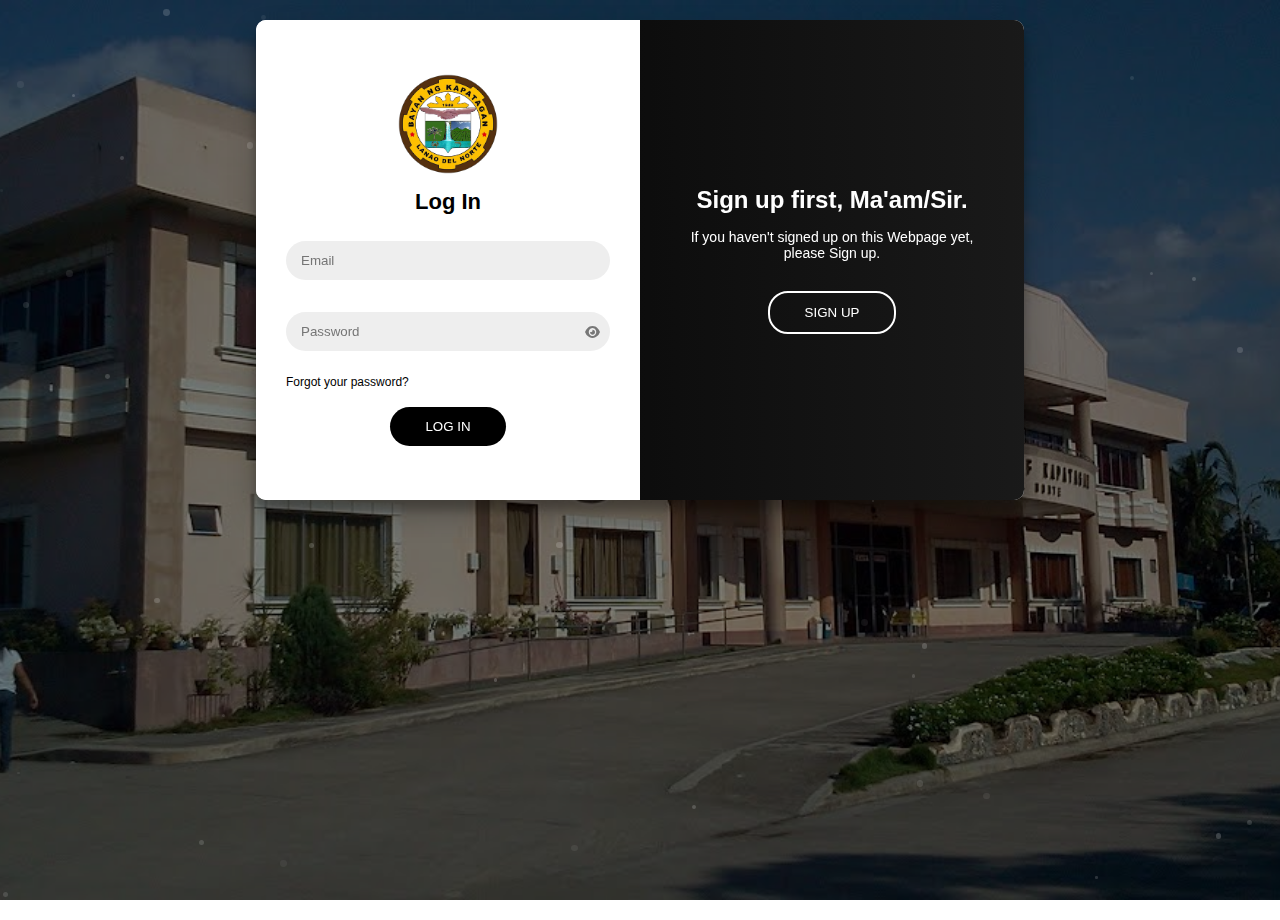
<file: index.html>
<!DOCTYPE html>
<html lang="en">
<head>
  <meta charset="UTF-8" />
  <meta name="viewport" content="width=device-width, initial-scale=1.0"/>
  <title>Login | KAPATAGAN</title>
  <link rel="stylesheet" href="https://cdnjs.cloudflare.com/ajax/libs/animate.css/4.1.1/animate.min.css" />
  <link rel="stylesheet" href="https://cdnjs.cloudflare.com/ajax/libs/font-awesome/6.4.0/css/all.min.css" />
  <style>
    * {
      box-sizing: border-box;
      margin: 0;
      padding: 0;
    }

    body {
      font-family: 'Arial', sans-serif;
      background: url(municipality.jpg) no-repeat center center fixed;
      background-size: cover;
      min-height: 100vh;
      position: relative;
      overflow-x: hidden;
    }

    body::before {
      content: "";
      position: fixed;
      top: 0;
      left: 0;
      width: 100%;
      height: 100%;
      background-color: rgba(0, 0, 0, 0.5);
      z-index: -1;
    }

    .container {
      background: #fff;
      border-radius: 10px;
      box-shadow: 0 14px 28px rgba(0,0,0,0.25),
                  0 10px 10px rgba(0,0,0,0.22);
      position: relative;
      overflow: hidden;
      width: 90%;
      max-width: 768px;
      min-height: 480px;
      margin: 20px auto;
      animation: fadeIn 1s ease-out, floatUp 1s ease-out;
    }

    @keyframes floatUp {
      0% { transform: translateY(30px); opacity: 0; }
      100% { transform: translateY(0); opacity: 1; }
    }

    @keyframes fadeIn {
      0% { opacity: 0; }
      100% { opacity: 1; }
    }

    @keyframes pulse {
      0% { transform: scale(1); }
      50% { transform: scale(1.05); }
      100% { transform: scale(1); }
    }

    .form-container {
      position: absolute;
      top: 0;
      height: 100%;
      transition: all 0.8s cubic-bezier(0.86, 0, 0.07, 1);
    }

    .sign-in-container {
      left: 0;
      width: 50%;
      z-index: 2;
    }

    .sign-up-container {
      left: 0;
      width: 50%;
      opacity: 0;
      z-index: 1;
    }

    .container.right-panel-active .sign-in-container {
      transform: translateX(100%);
    }

    .container.right-panel-active .sign-up-container {
      transform: translateX(100%);
      opacity: 1;
      z-index: 5;
      animation: slideIn 0.8s cubic-bezier(0.86, 0, 0.07, 1);
    }

    @keyframes slideIn {
      0% { opacity: 0; transform: translateX(0) scale(0.9); }
      100% { opacity: 1; transform: translateX(100%) scale(1); }
    }

    form {
      background: #ffffff;
      display: flex;
      flex-direction: column;
      padding: 0 30px;
      height: 100%;
      justify-content: center;
      align-items: center;
      text-align: center;
    }

    .form-logo {
      width: 100px;
      margin-bottom: 15px;
      animation: spin 1s ease-out, pulse 2s infinite ease-in-out;
    }

    @keyframes spin {
      0% { transform: rotateY(0deg); }
      100% { transform: rotateY(360deg); }
    }

    input {
      background: #eee;
      border: none;
      padding: 12px 15px;
      margin: 8px 0;
      width: 100%;
      border-radius: 20px;
      transition: all 0.3s ease;
      animation: fadeInUp 0.5s ease-out;
      animation-fill-mode: both;
    }

    input:focus {
      transform: scale(1.02);
      box-shadow: 0 0 10px rgba(0,0,0,0.1);
      background: linear-gradient(to right, #f9f9f9, #ffffff);
    }

    @keyframes fadeInUp {
      0% { opacity: 0; transform: translateY(20px); }
      100% { opacity: 1; transform: translateY(0); }
    }

    .input-container {
      position: relative;
      width: 100%;
      margin: 8px 0;
    }

    .input-icon {
      position: absolute;
      top: 12px;
      left: 15px;
      color: #aaa;
    }

    button {
      border: none;
      padding: 12px 35px;
      background-color: #000000;
      color: white;
      text-transform: uppercase;
      border-radius: 20px;
      margin-top: 10px;
      cursor: pointer;
      transition: all 0.3s ease;
      position: relative;
      overflow: hidden;
      animation: fadeIn 0.8s ease-out;
      animation-fill-mode: both;
    }

    button:before {
      content: '';
      position: absolute;
      top: 0;
      left: -100%;
      width: 100%;
      height: 100%;
      background: linear-gradient(120deg, transparent, rgba(255,255,255,0.3), transparent);
      transition: all 0.6s;
    }

    button:hover:before {
      left: 100%;
    }

    button:hover {
      background-color: #333333;
      transform: translateY(-3px);
      box-shadow: 0 7px 14px rgba(0,0,0,0.18), 0 5px 5px rgba(0,0,0,0.12);
    }

    button:active {
      transform: translateY(1px);
    }

    .overlay-container {
      position: absolute;
      top: 0;
      left: 50%;
      width: 50%;
      height: 100%;
      overflow: hidden;
      transition: transform 0.8s cubic-bezier(0.86, 0, 0.07, 1);
      z-index: 100;
    }

    .container.right-panel-active .overlay-container {
      transform: translateX(-100%);
    }

    .overlay {
      background: linear-gradient(to right, #000000, #333333);
      color: #ffffff;
      position: relative;
      left: -100%;
      height: 100%;
      width: 200%;
      transform: translateX(0);
      transition: transform 0.8s cubic-bezier(0.86, 0, 0.07, 1);
      background-size: 200% 200%;
      animation: gradientBG 10s ease infinite;
    }

    @keyframes gradientBG {
      0% { background-position: 0% 50%; }
      50% { background-position: 100% 50%; }
      100% { background-position: 0% 50%; }
    }

    .container.right-panel-active .overlay {
      transform: translateX(50%);
    }

    .overlay-panel {
      position: absolute;
      display: flex;
      flex-direction: column;
      justify-content: center;
      align-items: center;
      padding: 0 30px;
      text-align: center;
      height: 100%;
      width: 50%;
      transition: all 0.8s cubic-bezier(0.86, 0, 0.07, 1);
    }

    .overlay-left {
      transform: translateX(-20%);
    }

    .container.right-panel-active .overlay-left {
      transform: translateX(0);
    }

    .overlay-right {
      right: 0;
      transform: translateX(0);
    }

    .container.right-panel-active .overlay-right {
      transform: translateX(20%);
    }

    .overlay h1 {
      font-weight: bold;
      margin: 0;
      font-size: 24px;
      animation: fadeIn 0.8s ease-out, floatText 4s ease-in-out infinite;
    }

    @keyframes floatText {
      0%, 100% { transform: translateY(0); }
      50% { transform: translateY(-5px); }
    }

    .overlay p {
      font-size: 14px;
      margin: 15px 0 20px;
      animation: fadeIn 1s ease-out;
      animation-fill-mode: both;
    }

    .ghost {
      background: transparent;
      border: 2px solid white;
      animation: pulse 2s infinite;
    }

    .ghost:hover {
      background: rgba(255, 255, 255, 0.1);
    }

    h1 {
      font-weight: bold;
      margin: 0;
      margin-bottom: 10px;
      animation: fadeIn 0.8s ease-out;
      font-size: 22px;
    }

    p {
      font-size: 14px;
      margin: 15px 0 20px;
    }

    a {
      color: #000000;
      font-size: 12px;
      text-decoration: none;
      transition: all 0.3s ease;
    }

    a:hover {
      text-decoration: none;
      color: #555;
      transform: scale(1.05);
    }

    .password-toggle {
      background: none;
      border: none;
      position: absolute;
      right: 10px;
      top: 50%;
      transform: translateY(-50%);
      color: #777;
      cursor: pointer;
      transition: all 0.3s ease;
      padding: 0;
      margin: 0;
    }

    .password-toggle:hover {
      color: #333;
    }

    .animate__animated {
      animation-duration: 0.8s;
    }
    
    .particles {
      position: fixed;
      top: 0;
      left: 0;
      width: 100%;
      height: 100%;
      pointer-events: none;
      z-index: -1;
    }

    .particle {
      position: absolute;
      border-radius: 50%;
      opacity: 0.5;
      animation: float 15s infinite linear;
    }
  
    .error-message {
      color: #d9534f;
      font-size: 12px;
      margin-top: 5px;
      text-align: left;
      width: 100%;
      display: none;
      animation: fadeIn 0.3s ease-out;
    }
    
    .input-error {
      border: 1px solid #d9534f;
      background-color: #fdf7f7;
    }
    
   
    @media (max-width: 768px) {
      .container {
        min-height: 650px;
        margin: 10px auto;
        width: 95%;
      }
      
      .overlay-container {
        display: none;
      }
      
      .sign-in-container, .sign-up-container {
        width: 100%;
      }
      
      .mobile-toggle {
        display: flex;
        width: 100%;
        padding: 10px 0;
        justify-content: center;
        background-color: #f9f9f9;
        border-top: 1px solid #eee;
        position: absolute;
        bottom: 0;
        left: 0;
        font-size: 14px;
      }
      
      .mobile-toggle a {
        color: #000;
        font-weight: bold;
      }
      
      .container.right-panel-active .sign-in-container {
        transform: translateX(-100%);
      }
      
      .container.right-panel-active .sign-up-container {
        transform: translateX(0);
      }
      
      form {
        padding: 0 20px 60px;
      }
      
      h1 {
        font-size: 20px;
      }
      
      .form-logo {
        width: 80px; 
      }
      
      button {
        padding: 10px 25px;
        font-size: 14px;
      }
    }
    
    @media (max-width: 380px) {
      .container {
        min-height: 600px;
      }
      
      h1 {
        font-size: 18px;
      }
      
      input, button {
        font-size: 14px;
      }
      
      p {
        font-size: 12px;
      }
    }
    
    @keyframes float {
      0% { transform: translateY(0); }
      50% { transform: translateY(-20px); }
      100% { transform: translateY(0); }
    }
  </style>
</head>
<body>

  <div class="particles" id="particles"></div>

  <div class="container animate__animated animate__fadeIn" id="container">
    <div class="form-container sign-up-container">
      <form onsubmit="return handleSignUp(event)" class="animate__animated animate__fadeIn">
        <img src="logo.png" class="form-logo" alt="Logo" />
        <h1 class="animate__animated animate__fadeIn">Create Account</h1>
        
        <div class="input-container animate__animated animate__fadeIn">
          <input type="text" id="signupName" placeholder="Name" maxlength="20" required />
        </div>
        
        <div class="input-container animate__animated animate__fadeIn">
          <input type="email" id="signupEmail" placeholder="Email" required />
          <div class="error-message" id="emailError">Email must be a valid Gmail address (example@gmail.com)</div>
        </div>
        
        <div class="input-container animate__animated animate__fadeIn" style="position: relative;">
          <input type="password" id="signupPassword" placeholder="Password" minlength="6" maxlength="20" required />
          <button type="button" class="password-toggle" onclick="togglePassword('signupPassword')">
            <i class="fa-solid fa-eye" id="signupPasswordToggle"></i>
          </button>
          <div class="error-message" id="passwordError">Password must be at least 6 characters long</div>
        </div>
        
        <button type="submit" class="animate__animated animate__fadeIn">Sign Up</button>
      </form>
      <div class="mobile-toggle">
        Already have an account? <a href="#" onclick="toggleForm()"> Log In</a>
      </div>
    </div>

    <div class="form-container sign-in-container">
      <form onsubmit="return handleLogin(event)" class="animate__animated animate__fadeIn">
        <img src="logo.png" class="form-logo" alt="Logo" />
        <h1 class="animate__animated animate__fadeIn">Log In</h1>
        
        <div class="input-container animate__animated animate__fadeIn">
          <input type="email" id="loginEmail" placeholder="Email" required />
        </div>
        
        <div class="input-container animate__animated animate__fadeIn" style="position: relative;">
          <input type="password" id="loginPassword" placeholder="Password" minlength="6" maxlength="20" required />
          <button type="button" class="password-toggle" onclick="togglePassword('loginPassword')">
            <i class="fa-solid fa-eye" id="loginPasswordToggle"></i>
          </button>
          <div class="error-message" id="loginPasswordError">Password must be at least 6 characters long</div>
        </div>
        
        <div style="display: flex; justify-content: flex-start; width: 100%; margin: 8px 0;" class="animate__animated animate__fadeIn">
          <a href="#" onclick="forgotPassword()">Forgot your password?</a>
        </div>
        
        <button type="submit" class="animate__animated animate__fadeIn">Log In</button>
      </form>
      <div class="mobile-toggle">
        Don't have an account? <a href="#" onclick="toggleForm()"> Sign Up</a>
      </div>
    </div>
    
    <div class="overlay-container">
      <div class="overlay">
        <div class="overlay-panel overlay-left">
          <h1 class="animate__animated animate__fadeIn">Ma'am and Sir</h1>
          <p class="animate__animated animate__fadeIn">If you are already signed up, you will automatically be returned to log-in.</p>
          <button class="ghost animate__animated animate__fadeIn" onclick="toggleForm()">Log In</button>
        </div>
        <div class="overlay-panel overlay-right">
          <h1 class="animate__animated animate__fadeIn">Sign up first, Ma'am/Sir.</h1>
          <p class="animate__animated animate__fadeIn">If you haven't signed up on this Webpage yet, please Sign up.</p>
          <button class="ghost animate__animated animate__fadeIn" onclick="toggleForm()">Sign Up</button>
        </div>
      </div>
    </div>
  </div>

  <script>
    function createParticles() {
      const particles = document.getElementById('particles');
      const particleCount = 50;
      
      for (let i = 0; i < particleCount; i++) {
        const particle = document.createElement('div');
        particle.className = 'particle';
        
        const size = Math.random() * 5 + 2;
        const posX = Math.random() * 100;
        const posY = Math.random() * 100;
        const duration = Math.random() * 20 + 10;
        const delay = Math.random() * 10;
        
        particle.style.width = `${size}px`;
        particle.style.height = `${size}px`;
        particle.style.left = `${posX}%`;
        particle.style.top = `${posY}%`;
        particle.style.backgroundColor = `rgba(255, 255, 255, ${Math.random() * 0.3 + 0.1})`;
        particle.style.animationDuration = `${duration}s`;
        particle.style.animationDelay = `${delay}s`;
        
        particles.appendChild(particle);
      }
    }

    const container = document.getElementById('container');
    function fillEmailFromStorage() {
      const savedEmail = localStorage.getItem("userEmail");
      if (savedEmail) {
        document.getElementById("loginEmail").value = savedEmail;
      }
    }

    function toggleForm() {
      container.classList.toggle("right-panel-active");
      
      const forms = document.querySelectorAll('form');
      forms.forEach(form => {
        form.classList.remove('animate__fadeIn');
        void form.offsetWidth;
        form.classList.add('animate__fadeIn');
      });
      
      const inputs = document.querySelectorAll('.input-container');
      inputs.forEach(input => {
        input.classList.remove('animate__fadeIn');
        void input.offsetWidth;
        input.classList.add('animate__fadeIn');
      });
    
      clearErrors();
      
      if (!container.classList.contains("right-panel-active")) {
        fillEmailFromStorage();
      }
    }
    
    function validateEmail(email) {
      const gmailRegex = /^[a-zA-Z0-9._%+-]+@gmail\.com$/;
      return gmailRegex.test(email);
    }
    
    function validatePassword(password) {
      return password.length >= 6;
    }
    
    function clearErrors() {
      document.querySelectorAll('.error-message').forEach(el => {
        el.style.display = 'none';
      });
      
      document.querySelectorAll('input').forEach(input => {
        input.classList.remove('input-error');
      });
    }
    
    function showError(inputId, errorId) {
      const input = document.getElementById(inputId);
      const error = document.getElementById(errorId);
      
      input.classList.add('input-error');
      error.style.display = 'block';
    }
    
    function handleSignUp(event) {
      event.preventDefault();
      
      clearErrors();
      
      const name = document.getElementById("signupName").value;
      const email = document.getElementById("signupEmail").value;
      const password = document.getElementById("signupPassword").value;
      
      let isValid = true;
      
      if (!validateEmail(email)) {
        showError("signupEmail", "emailError");
        isValid = false;
      }
    
      if (!validatePassword(password)) {
        showError("signupPassword", "passwordError");
        isValid = false;
      }
    
      if (!isValid) {
        return false;
      }
      
      event.target.querySelector('button').classList.add('animate__pulse');
      
      localStorage.setItem("userEmail", email);
      localStorage.setItem("userPassword", password);
      localStorage.setItem("userName", name);
      setTimeout(() => {
        alert("Account has successfully created");
        toggleForm();
        event.target.querySelector('button').classList.remove('animate__pulse');
      }, 500);
    }
    
    function handleLogin(event) {
      event.preventDefault();
      
      clearErrors();
      
      const email = document.getElementById("loginEmail").value;
      const password = document.getElementById("loginPassword").value;
      
 
      if (!validatePassword(password)) {
        showError("loginPassword", "loginPasswordError");
        return false;
      }

      const savedEmail = localStorage.getItem("userEmail");
      const savedPassword = localStorage.getItem("userPassword");
      
      event.target.querySelector('button').classList.add('animate__pulse');

      setTimeout(() => {
        if (email === savedEmail && password === savedPassword) {
          document.querySelector('.container').classList.add('animate__fadeOutUp');
          
          setTimeout(() => {
            alert("Login successful! Enjoy your Journey Ma'am/Sir..");
            window.location.href = "menu.html";
          }, 800);
        } else {
          const form = document.querySelector('.sign-in-container form');
          form.classList.add('animate__shakeX');
          
          setTimeout(() => {
            form.classList.remove('animate__shakeX');
            alert("Login failed. Incorrect email or password.");
          }, 500);
        }
        
        event.target.querySelector('button').classList.remove('animate__pulse');
      }, 500);
    }
     
    function forgotPassword() {
      const email = prompt("Enter your email to recover password:");
      const savedEmail = localStorage.getItem("userEmail");
      const savedPassword = localStorage.getItem("userPassword");

      if (email === savedEmail) {
        alert("Your password is: " + savedPassword);
      } else {
        alert("Email not found.");
      }
    }
     
    function togglePassword(id) {
      const field = document.getElementById(id);
      const icon = document.getElementById(id + 'Toggle');
      
      if (field.type === "password") {
        field.type = "text";
        icon.classList.remove('fa-eye');
        icon.classList.add('fa-eye-slash');
      } else {
        field.type = "password";
        icon.classList.remove('fa-eye-slash');
        icon.classList.add('fa-eye');
      }
    }
    
    function checkScreenSize() {
      if (window.innerWidth <= 768) {
        if (container.classList.contains('right-panel-active')) {
          container.classList.remove('right-panel-active');
        }
      }
    }
   
    document.addEventListener('DOMContentLoaded', function() {
      const emailInput = document.getElementById('signupEmail');
      emailInput.addEventListener('input', function() {
        if (this.value && !validateEmail(this.value)) {
          showError("signupEmail", "emailError");
        } else {
          document.getElementById("signupEmail").classList.remove('input-error');
          document.getElementById("emailError").style.display = 'none';
        }
      }); 
      
      const passwordInput = document.getElementById('signupPassword');
      passwordInput.addEventListener('input', function() {
        if (this.value && !validatePassword(this.value)) {
          showError("signupPassword", "passwordError");
        } else {
          document.getElementById("signupPassword").classList.remove('input-error');
          document.getElementById("passwordError").style.display = 'none';
        }
      });
      
      const loginPasswordInput = document.getElementById('loginPassword');
      loginPasswordInput.addEventListener('input', function() {
        if (this.value && !validatePassword(this.value)) {
          showError("loginPassword", "loginPasswordError");
        } else {
          document.getElementById("loginPassword").classList.remove('input-error');
          document.getElementById("loginPasswordError").style.display = 'none';
        }
      });
      
      createParticles();
      document.querySelector('.container').classList.add('animate__fadeIn');
      const styleSheet = document.styleSheets[0];
      styleSheet.insertRule(`
        @keyframes float {
          0% { transform: translateY(0); }
          50% { transform: translateY(-20px); }
          100% { transform: translateY(0); }
        }
      `, styleSheet.cssRules.length);
      fillEmailFromStorage();
      
      checkScreenSize();
      window.addEventListener('resize', checkScreenSize);
    });
  </script>
</body>
</html>
</file>
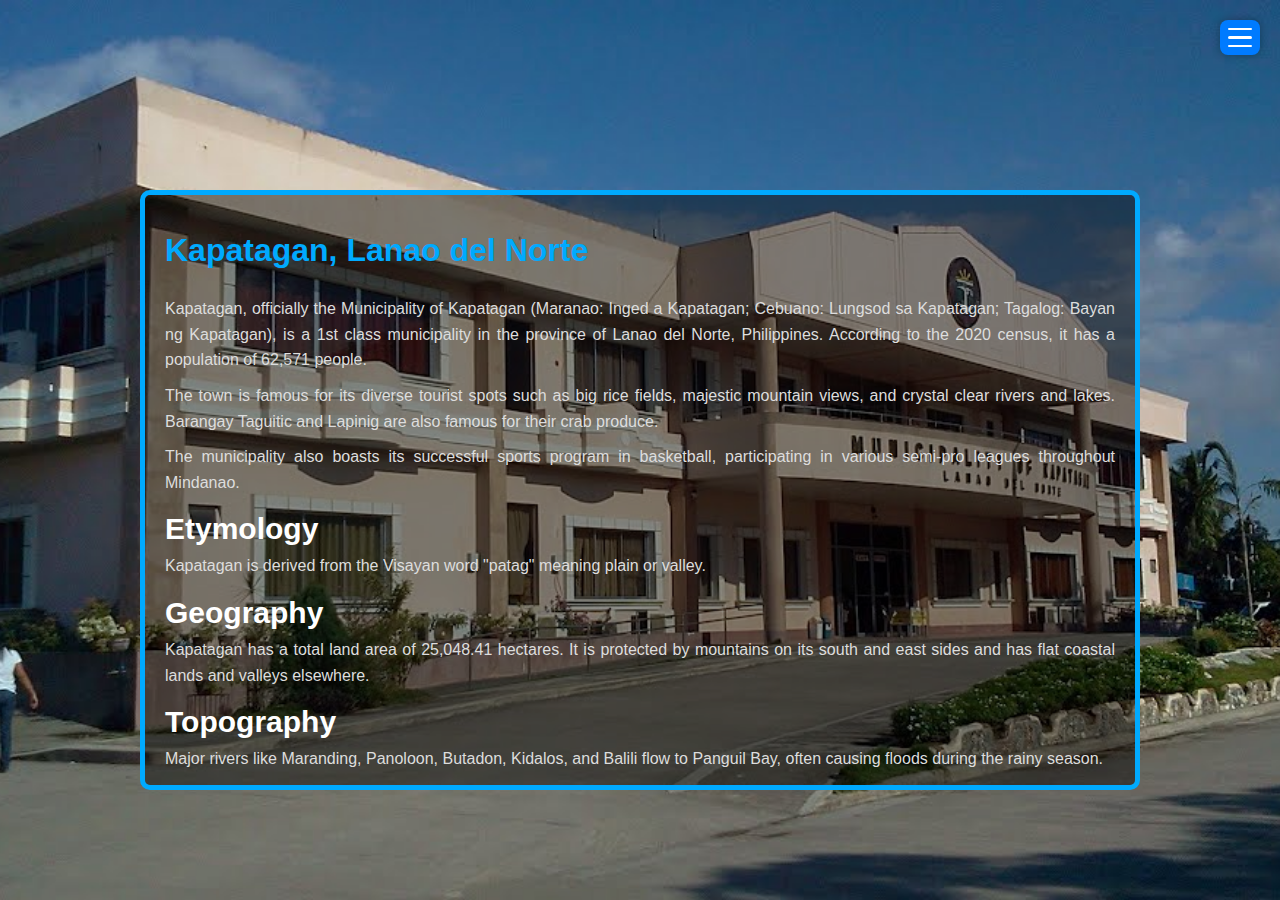
<file: about.html>
<!DOCTYPE html>
<html lang="en">
<head>
  <meta charset="UTF-8">
  <meta name="viewport" content="width=device-width, initial-scale=1.0">
  <title>About - Kapatagan</title>
  <style>
     * {
      margin: 0;
      padding: 0;
      box-sizing: border-box;
    }
    body {
      font-family: 'Arial', sans-serif;
      background: url(municipality.jpg) no-repeat center center fixed;
      background-size: cover;
      color: #fff;
      overflow-x: hidden;
      height: 100vh;
    }

    .hamburger  {
      position: fixed;
      top: 20px;
      right: 20px;
      width: 40px;
      height: 35px;
      cursor: pointer;
      z-index: 5;
      display: flex;
      flex-direction: column;
      justify-content: center;
      align-items: center;
      background: #007bff;  
      border-radius: 8px;
      padding: 5px;
      box-shadow: 0 0 8px rgba(0, 0, 0, 0.3);
    }

    .hamburger div  {
      display: block;
      width: 80%;
      height: 4px;
      background: white;
      border-radius: 2px;
      margin: 3px 0;
      transition: 0.3s;
    }

    .side-menu {
      position: fixed;
      top: 0;
      left: -250px;
      width: 250px;
      height: 100%;
      background: rgba(0, 0, 0, 0.7);
      backdrop-filter: blur(10px);
      padding: 30px 20px;
      transition: left 0.4s ease;
      z-index: 4;
      display: flex;
      flex-direction: column;
    }

    .side-menu.active {
      left: 0;
    }

    .side-menu .top-content {
      display: flex;
      flex-direction: column;
    }

    .side-menu .logo-section {
      display: flex;
      justify-content: flex-start;
      align-items: center;
      margin-bottom: 10px;
      padding-left: 10px;
    }
    .side-menu .logo-section img {
      width: 50px;
      height: auto;
      margin-right: 5px;
    }
    .side-menu .logo-text {
      display: flex;
      flex-direction: column;
      margin-left: 5px;
    }
    .side-menu .logo-text p {
      color: white;
      margin: 0;
      font-size: 14px;
      text-align: left;
      line-height: 1.4;
    }
    .side-menu ul {
      list-style: none;
      margin-top: 20px;
    }
    .side-menu ul li {
      margin-bottom: 15px;
    }
    .side-menu ul li a {
      color: white;
      text-decoration: none;
      font-size: 18px;
      font-weight: bold;
      display: block;
      transition: 0.3s;
    }
    .side-menu ul li a:hover {
      color: #00aaff;
      transform: scale(1.05);
    }
    .top-logo {
    position: fixed;
    top: 10px;
   left: 20px;
    width: 60px;
   height: auto;
   z-index: 6;
   border-radius: 50%;
  }
@media (max-width: 600px) {
  .top-logo {
    width: 40px;
    top: 8px;
    left: 15px;
  }
}

    .content-container {
      padding: 100px 20px 20px 20px;
      min-height: 100vh;
      display: flex;
      align-items: flex-start;
      justify-content: center;
      flex-direction: column;
      width: 100%;
      box-sizing: border-box;
    }

    .info-card {
      width: 100%;
      max-width: 1000px;
      font-size: 20px;
      line-height: 1.6;
      color: white;
      text-align: justify;
      background-color: #00000071;
      padding: 20px;
      border-radius: 10px;
      margin: 20px auto;
      border: 5px solid #00aaff; 
      max-height: 600px;
      overflow-y: auto;
    }
    .info-card h1 {
      color: #00aaff;
      font-size: 32px;
      margin-bottom: 20px;
    }
    .info-card p {
      margin-bottom: 10px;
      font-size: 16px;
      color: #ddd;
    }
    .video-container {
      width: 100%;
      max-width: 1000px;
      margin: 20px auto;
      background-color: #00000071;
      padding: 10px;
      border-radius: 10px;
      border: 1px solid #00aaff;
    }
    .video-container img {
      width: 100%;
      height: 400px;
      object-fit: cover;
      border-radius: 10px;
    }

    @media (max-width: 900px) and (min-width: 601px) {
      .content-container {
        padding-left: 20px;
      }
    }
    @media (max-width: 600px) {
      .content-container {
        padding: 100px 10px 20px 10px;
      }
      .side-menu {
        width: 200px;
      }
      .info-card {
        padding: 20px;
      }
      .info-card h1 {
        font-size: 24px;
      }
      .side-menu ul li a {
        font-size: 16px;
      }
      .video-container img {
        height: 250px;
      }
    }
  </style>
</head>
<body>
 
  <div class="hamburger" id="hamburger">
    <div></div>
    <div></div>
    <div></div>
  </div>

  <div class="side-menu" id="sideMenu">
    <div class="top-content">
      <div class="logo-section">
        <img src="logo.png" alt="Logo" />
        <div class="logo-text">
          <p>Municipality of</p>
          <p>Kapatagan</p>
        </div>
      </div>
      <ul>
        <li><a href="menu.html">🏠 Home</a></li>
        <li><a href="about.html">ℹ️ About</a></li>
        <li><a href="vission and mission.html">🎯 Vision and Mission</a></li>
        <li><a href="municipal.html">👥 Municipal Official</a></li>
        <li><a href="national.html">🏢 National Line Agencies</a></li>
        <li><a href="barangay directory.html">🏘️ Barangay Directory</a></li>
        <li><a href="cultural.html">🏛️ Cultural Property</a></li>
        <li><a href="Tourism.html">🌄 Tourism</a></li>
        <li><a href="contact.html">📞 Contact Us</a></li>
      </ul>
    </div>
  </div>
  <div class="content-container">
    <div class="info-card">

      <h1>Kapatagan, Lanao del Norte</h1>
      <p>Kapatagan, officially the Municipality of Kapatagan (Maranao: Inged a Kapatagan; Cebuano: Lungsod sa Kapatagan; Tagalog: Bayan ng Kapatagan), is a 1st class municipality in the province of Lanao del Norte, Philippines. According to the 2020 census, it has a population of 62,571 people.</p>
      <p>The town is famous for its diverse tourist spots such as big rice fields, majestic mountain views, and crystal clear rivers and lakes. Barangay Taguitic and Lapinig are also famous for their crab produce.</p>
      <p>The municipality also boasts its successful sports program in basketball, participating in various semi-pro leagues throughout Mindanao.</p>
      <h2>Etymology</h2>
      <p>Kapatagan is derived from the Visayan word "patag" meaning plain or valley.</p>
      <h2>Geography</h2>
      <p>Kapatagan has a total land area of 25,048.41 hectares. It is protected by mountains on its south and east sides and has flat coastal lands and valleys elsewhere.</p>
      <h2>Topography</h2>
      <p>Major rivers like Maranding, Panoloon, Butadon, Kidalos, and Balili flow to Panguil Bay, often causing floods during the rainy season.</p>
      <h2>Barangays</h2>
      <p>Kapatagan is subdivided into 33 barangays.</p>
      <h2>Demographics</h2>
      <p><strong>Population census of Kapatagan:</strong></p>
      <table style="width: 100%; border-collapse: collapse; margin-bottom: 20px;">
        <tr style="background-color: #00aaff;">
          <th>Year</th>
          <th>Population</th>
          <th>±% p.a.</th>
        </tr>
        <tr><td>1918</td><td>1,825</td><td>—</td></tr>
        <tr><td>1939</td><td>2,677</td><td>+1.84%</td></tr>
        <tr><td>1948</td><td>14,103</td><td>+20.28%</td></tr>
        <tr><td>1960</td><td>32,060</td><td>+7.08%</td></tr>
        <tr><td>1970</td><td>20,140</td><td>−4.54%</td></tr>
        <tr><td>1975</td><td>21,055</td><td>+0.90%</td></tr>
        <tr><td>1980</td><td>25,303</td><td>+3.74%</td></tr>
        <tr><td>1990</td><td>33,397</td><td>+2.81%</td></tr>
        <tr><td>1995</td><td>37,006</td><td>+1.94%</td></tr>
        <tr><td>2000</td><td>42,783</td><td>+3.16%</td></tr>
        <tr><td>2007</td><td>49,134</td><td>+1.93%</td></tr>
        <tr><td>2010</td><td>53,916</td><td>+3.44%</td></tr>
        <tr><td>2015</td><td>62,853</td><td>+2.96%</td></tr>
        <tr><td>2020</td><td>62,571</td><td>−0.09%</td></tr>
      </table>

      <h2>Economy</h2>
      <p>The municipality's economy is boosted by investments from companies like Mercury Drug, Cebuana Lhuillier, and Gaisano Capital Mall.</p>

      <h2>Notable Personalities</h2>
      <p><strong>Marlon Tapales</strong> – Professional Boxer</p>

    </div>
  </div>

  <script>
    const userName = localStorage.getItem("userName") || "Guest";
    const infoCard = document.querySelector(".info-card");
    const userMessage = document.createElement("p");
    infoCard.prepend(userMessage);
    const hamburger = document.getElementById('hamburger');
    const sideMenu = document.getElementById('sideMenu');
    hamburger.addEventListener('click', () => {
      sideMenu.classList.toggle('active');
    });
  </script>
</body>
</html>
</file>
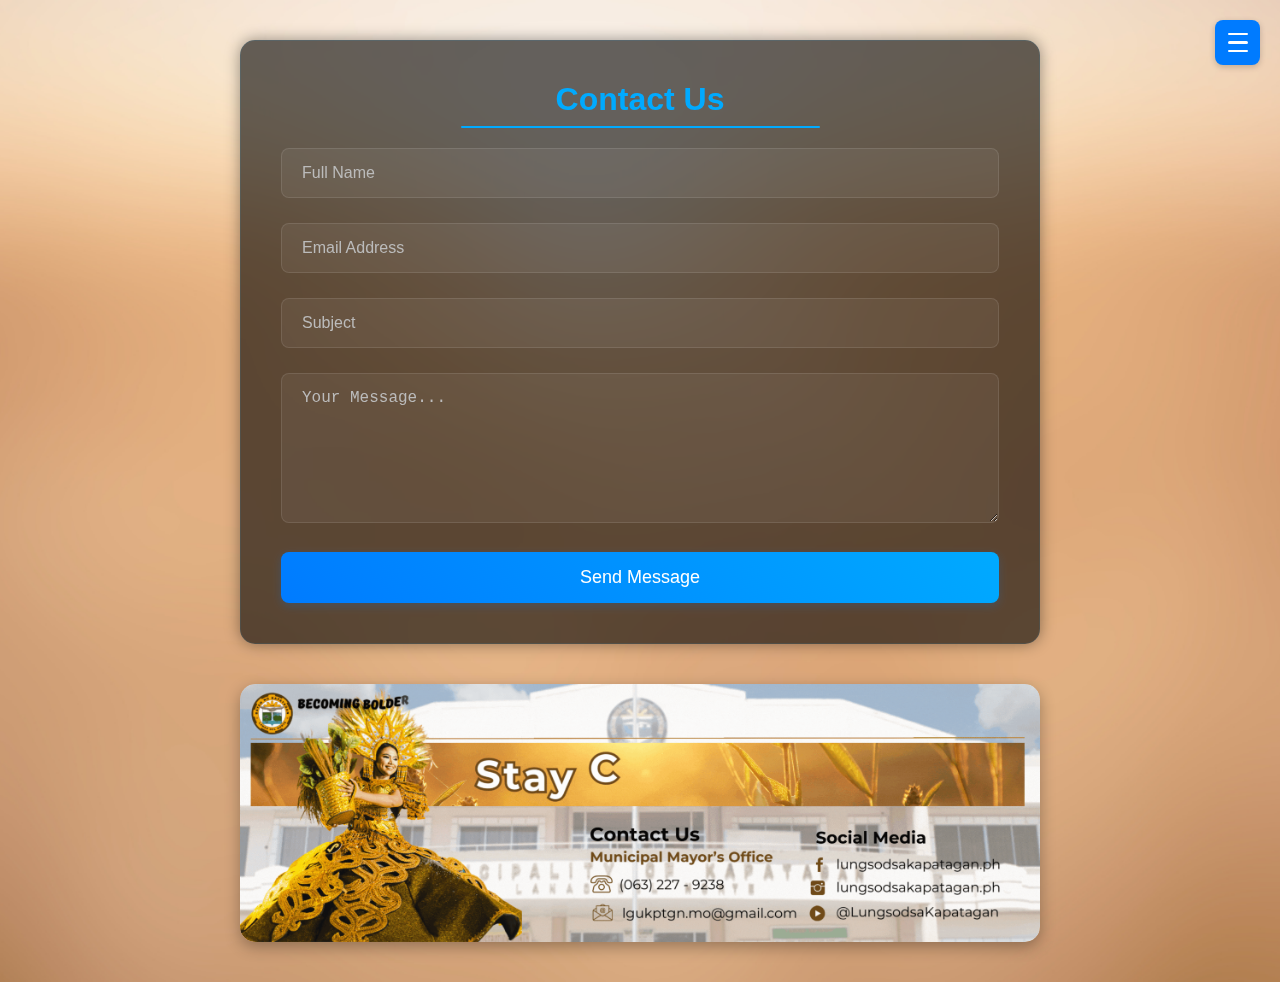
<file: contact.html>
<!DOCTYPE html>
<html lang="en">
<head>
  <meta charset="UTF-8" />
  <meta name="viewport" content="width=device-width, initial-scale=1.0"/>
  <title>Contact Us | KAPATAGAN</title>
  <style>
    * {
      margin: 0;
      padding: 0;
      box-sizing: border-box;
    }

    body {
      font-family: 'Arial', sans-serif;
      background: url(background.png) no-repeat center center/cover;
      min-height: 100vh;
      color: white;
      display: flex;
      flex-direction: column;
      overflow-x: hidden;
    }

    .hamburger {
      position: fixed;
      top: 20px;
      right: 20px;
      width: 45px;
      height: 45px;
      cursor: pointer;
      z-index: 5;
      display: flex;
      flex-direction: column;
      justify-content: center;
      align-items: center;
      background: #007bff;
      border-radius: 8px;
      padding: 10px;
      box-shadow: 0 2px 6px rgba(0, 0, 0, 0.2);
      transition: all 0.3s ease;
    }

    .hamburger:hover {
      background: #0056b3;
    }

    .hamburger div {
      display: block;
      width: 80%;
      height: 3px;
      background: white;
      border-radius: 2px;
      margin: 3px 0;
      transition: 0.3s;
    }

    .hamburger.active div:nth-child(1) {
      transform: rotate(45deg) translate(5px, 5px);
    }

    .hamburger.active div:nth-child(2) {
      opacity: 0;
    }

    .hamburger.active div:nth-child(3) {
      transform: rotate(-45deg) translate(5px, -5px);
    }

    .side-menu {
      position: fixed;
      top: 0;
      left: -250px;
      width: 250px;
      height: 100%;
      background: rgba(0, 0, 0, 0.7);
      backdrop-filter: blur(10px);
      padding: 30px 20px;
      transition: left 0.4s ease;
      z-index: 3;
      display: flex;
      flex-direction: column;
      justify-content: space-between;
    }

    .side-menu.open {
      left: 0;
    }

    .side-menu .top-content {
      display: flex;
      flex-direction: column;
    }

    .side-menu .logo-section {
      display: flex;
      align-items: center;
      margin-bottom: 20px;
    }

    .side-menu .logo-section img {
      height: 60px;
      margin-right: 10px;
    }

    .side-menu .logo-text {
      color: white;
      font-size: 14px;
      line-height: 1.4;
    }

    .side-menu ul {
      list-style: none;
    }

    .side-menu ul li {
      margin-bottom: 15px;
    }

    .side-menu ul li a {
      color: white;
      text-decoration: none;
      font-size: 18px;
      font-weight: bold;
      display: block;
      transition: 0.3s;
    }

    .side-menu ul li a:hover {
      color: #00aaff;
      transform: scale(1.05);
    }

    /* Main content and animations begin here */
    .main-container {
      display: flex;
      flex-direction: column;
      align-items: center;
      justify-content: center;
      width: 100%;
      min-height: 100vh;
      padding: 40px 20px;
      animation: fadeIn 0.8s ease-out;
    }

    @keyframes fadeIn {
      0% { opacity: 0; transform: translateY(20px); }
      100% { opacity: 1; transform: translateY(0); }
    }

    .contact-container {
      width: 100%;
      max-width: 800px;
      margin: 0 auto;
      position: relative;
    }

    .form-container {
      background: rgba(0, 0, 0, 0.6);
      padding: 40px;
      border-radius: 15px;
      width: 100%;
      backdrop-filter: blur(8px);
      box-shadow: 0 0 15px rgba(0, 0, 0, 0.4);
      margin-bottom: 40px;
      transition: transform 0.3s ease, box-shadow 0.3s ease;
      position: relative;
      border: 1px solid rgba(0, 170, 255, 0.1);
    }

    .form-container:hover {
      transform: translateY(-3px);
      box-shadow: 0 5px 20px rgba(0, 170, 255, 0.2);
    }

    .form-container h2 {
      text-align: center;
      color: #00aaff;
      margin-bottom: 30px;
      font-size: 32px;
      position: relative;
    }

    .form-container h2:after {
      content: '';
      position: absolute;
      bottom: -10px;
      left: 25%;
      width: 50%;
      height: 2px;
      background: #00aaff;
      border-radius: 2px;
    }

    .input-group {
      margin-bottom: 25px;
      position: relative;
      transition: transform 0.3s ease;
    }

    .input-group input,
    .input-group textarea {
      width: 100%;
      padding: 15px 20px;
      border: 1px solid rgba(255, 255, 255, 0.1);
      border-radius: 8px;
      font-size: 16px;
      background: rgba(255, 255, 255, 0.05);
      color: white;
      transition: all 0.3s ease;
    }

    .input-group input:focus,
    .input-group textarea:focus {
      background: rgba(0, 170, 255, 0.05);
      border-color: rgba(0, 170, 255, 0.3);
      outline: none;
    }

    .input-group input::placeholder,
    .input-group textarea::placeholder {
      color: #bbb;
      font-size: 16px;
    }

    .input-group .focus-indicator {
      position: absolute;
      bottom: 0;
      left: 0;
      width: 0;
      height: 2px;
      background: #00aaff;
      transition: width 0.3s ease;
    }

    .input-group input:focus ~ .focus-indicator,
    .input-group textarea:focus ~ .focus-indicator {
      width: 100%;
    }

    .input-group textarea {
      resize: vertical;
      height: 150px;
    }

    .submit-btn {
      display: block;
      width: 100%;
      background: linear-gradient(45deg, #007bff, #00aaff);
      color: white;
      border: none;
      padding: 15px 30px;
      font-size: 18px;
      border-radius: 8px;
      cursor: pointer;
      transition: all 0.3s ease;
      position: relative;
      overflow: hidden;
      box-shadow: 0 3px 10px rgba(0, 123, 255, 0.2);
    }

    .submit-btn:hover {
      transform: translateY(-2px);
      box-shadow: 0 5px 15px rgba(0, 123, 255, 0.3);
    }

    .submit-btn:active {
      transform: translateY(0);
      box-shadow: 0 2px 5px rgba(0, 123, 255, 0.2);
    }

    .submit-btn span {
      position: relative;
      z-index: 1;
    }

    .gif-container {
      width: 100%;
      max-width: 800px;
      margin: 0 auto;
      overflow: hidden;
      border-radius: 15px;
      box-shadow: 0 5px 15px rgba(0, 0, 0, 0.3);
      position: relative;
    }

    .gif-container img {
      width: 100%;
      height: auto;
      display: block;
      transition: transform 0.5s ease;
      border-radius: 15px;
    }

    .gif-container:hover img {
      transform: scale(1.02);
    }

    .success-message {
      position: fixed;
      top: -100px;
      left: 50%;
      transform: translateX(-50%);
      background: rgba(0, 200, 83, 0.9);
      color: white;
      padding: 15px 30px;
      border-radius: 30px;
      font-size: 16px;
      box-shadow: 0 4px 15px rgba(0, 200, 83, 0.3);
      transition: top 0.5s ease;
      z-index: 10;
      opacity: 0;
    }

    .success-message.show {
      top: 30px;
      opacity: 1;
    }

    /* Loading spinner */
    .spinner {
      display: inline-block;
      width: 20px;
      height: 20px;
      border: 3px solid rgba(255,255,255,.3);
      border-radius: 50%;
      border-top-color: white;
      animation: spin 1s ease-in-out infinite;
      margin-right: 10px;
      vertical-align: middle;
    }

    @keyframes spin {
      to { transform: rotate(360deg); }
    }

    .sending-text {
      display: none;
    }

    .sending .sending-text {
      display: inline-flex;
      align-items: center;
    }

    .sending .normal-text {
      display: none;
    }

    .error-message {
      color: #ff5252;
      margin-top: 10px;
      padding: 10px;
      background: rgba(255, 82, 82, 0.1);
      border-radius: 5px;
      border-left: 4px solid #ff5252;
      display: none;
    }

    @media (max-width: 768px) {
      .form-container {
        padding: 30px 20px;
      }
      
      .form-container h2 {
        font-size: 24px;
      }
      
      .input-group input,
      .input-group textarea {
        padding: 12px 15px;
        font-size: 15px;
      }
      
      .submit-btn {
        padding: 12px 20px;
        font-size: 16px;
      }
    }
  </style>
</head>
<body>
  <div class="hamburger" onclick="toggleMenu()">
    <div></div>
    <div></div>
    <div></div>
  </div>

  <div class="side-menu">
    <div class="top-content">
      <div class="logo-section">
        <img src="logo.png" alt="Logo" />
        <div class="logo-text">
          <p>Municipality of</p>
          <p>Kapatagan</p>
        </div>
      </div>
      <ul>
        <li><a href="menu.html">🏠 Home</a></li>
        <li><a href="about.html">ℹ️ About</a></li>
        <li><a href="vission and mission.html">🎯 Vision and Mission</a></li>
        <li><a href="municipal.html">👥 Municipal Official</a></li>
        <li><a href="national.html">🏢 National Line Agencies</a></li>
        <li><a href="barangay directory.html">🏘️ Barangay Directory</a></li>
        <li><a href="cultural.html">🏛️ Cultural Property</a></li>
        <li><a href="Tourism.html">🌄 Tourism</a></li>
        <li><a href="contact.html">📞 Contact Us</a></li>
      </ul>    
    </div>
  </div>

  <div class="success-message" id="successMessage">
    Thank you for your message! We'll get back to you soon.
  </div>

  <div class="main-container">
    <div class="contact-container">
      <div class="form-container">
        <h2>Contact Us</h2>
        <form id="contactForm">
          <div class="input-group">
            <input type="text" placeholder="Full Name" required id="name" />
            <div class="focus-indicator"></div>
          </div>
          <div class="input-group">
            <input type="email" placeholder="Email Address" required id="email" />
            <div class="focus-indicator"></div>
          </div>
          <div class="input-group">
            <input type="text" placeholder="Subject" required id="subject" />
            <div class="focus-indicator"></div>
          </div>
          <div class="input-group">
            <textarea placeholder="Your Message..." required id="message"></textarea>
            <div class="focus-indicator"></div>
          </div>
          <div id="errorMessage" class="error-message">
            
          </div>
          <button type="submit" class="submit-btn" id="submitBtn">
            <span class="normal-text">Send Message</span>
            <span class="sending-text"><span class="spinner"></span>Sending...</span>
          </button>
        </form>
      </div>
      
      <div class="gif-container">
        <img src="Connected.gif" alt="Connected Animation" />
      </div>
    </div>
  </div>

  <script>
    function toggleMenu() {
      const menu = document.querySelector('.side-menu');
      const hamburger = document.querySelector('.hamburger');
      
      menu.classList.toggle('open');
      hamburger.classList.toggle('active');
    }

    document.addEventListener('click', function(event) {
      const menu = document.querySelector('.side-menu');
      const hamburger = document.querySelector('.hamburger');
      const isClickInsideMenu = menu.contains(event.target);
      const isClickOnHamburger = hamburger.contains(event.target);

      if (!isClickInsideMenu && !isClickOnHamburger && menu.classList.contains('open')) {
        menu.classList.remove('open');
        hamburger.classList.remove('active');
      }
    });
    
    // Form submission handler
    document.getElementById('contactForm').addEventListener('submit', async function(event) {
      event.preventDefault();
      
      const submitBtn = document.querySelector('.submit-btn');
      submitBtn.classList.add('sending');
      submitBtn.disabled = true;
      
      const name = document.getElementById('name').value;
      const email = document.getElementById('email').value;
      const subject = document.getElementById('subject').value;
      const message = document.getElementById('message').value;
      const errorMessage = document.getElementById('errorMessage');
      
      
      errorMessage.style.display = 'none';
      
      try {
        
        await new Promise(resolve => setTimeout(resolve, 1500));
        
        
        const successMessage = document.getElementById('successMessage');
        successMessage.classList.add('show');
        
     
        this.reset();
        
        
        setTimeout(function() {
          successMessage.classList.remove('show');
        }, 3000);
      } catch (error) {
        console.error('Form submission error:', error);
        errorMessage.style.display = 'block';
      } finally {
         
        submitBtn.classList.remove('sending');
        submitBtn.disabled = false;
      }
    });

    
    const inputs = document.querySelectorAll('input, textarea');
    inputs.forEach(input => {
      input.addEventListener('focus', function() {
        this.parentElement.style.transform = 'translateY(-2px)';
      });
      
      input.addEventListener('blur', function() {
        this.parentElement.style.transform = 'translateY(0)';
      });
    });
  </script>
</body>
</html>
</file>
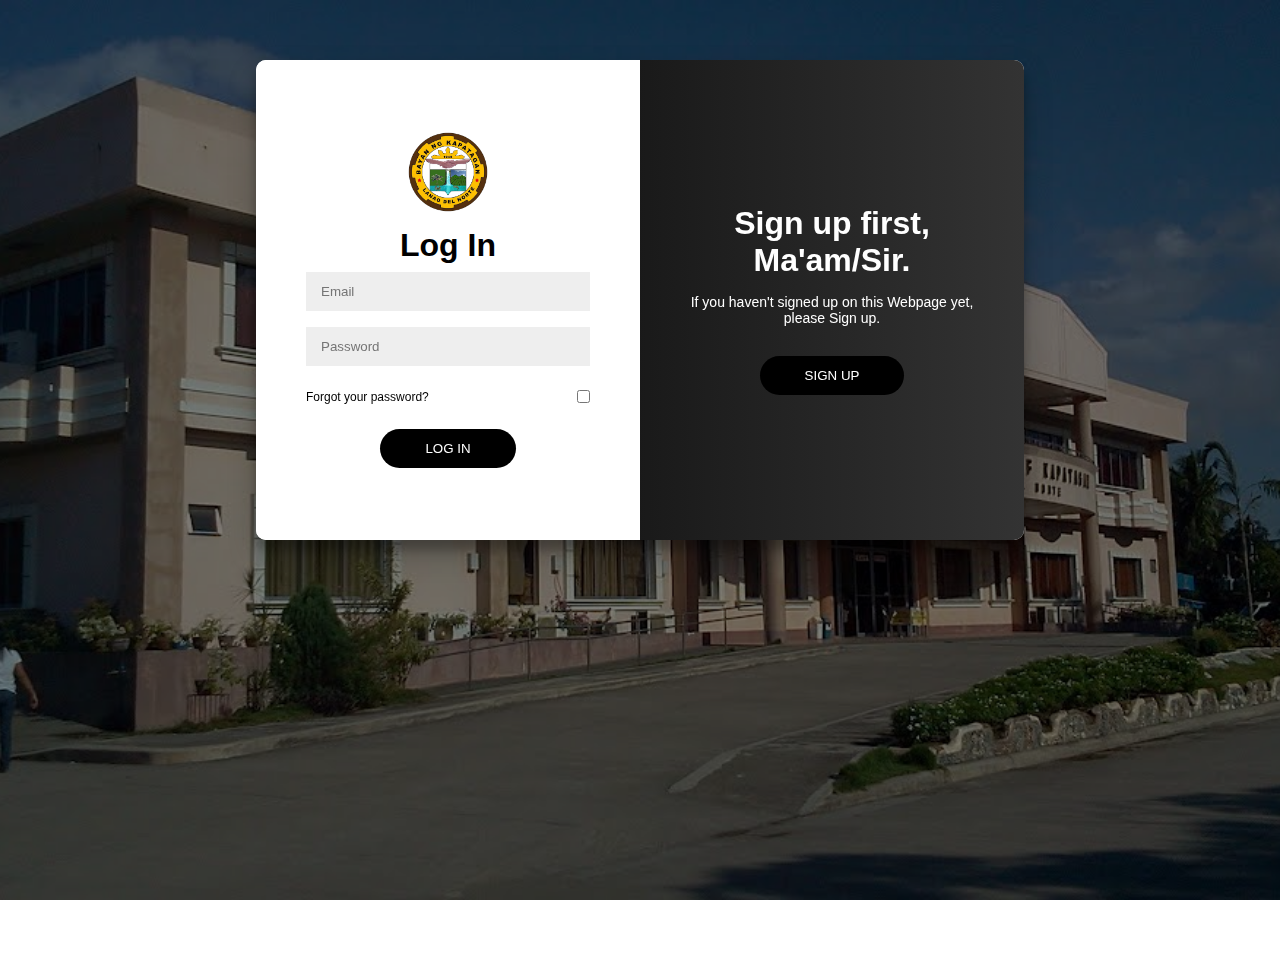
<file: log-in.html>
<!DOCTYPE html>
<html lang="en">
<head>
  <meta charset="UTF-8" />
  <meta name="viewport" content="width=device-width, initial-scale=1.0"/>
  <title>Login | KAPATAGAN</title>
  <style>
    * {
      box-sizing: border-box;
      margin: 0;
      padding: 0;
    }

    body {
      font-family: 'Arial', sans-serif;
      background: url(municipality.jpg) no-repeat center center fixed;
      background-size: cover;
      height: 100vh;
      position: relative;
    }

    body::before {
      content: "";
      position: fixed;
      top: 0;
      left: 0;
      width: 100%;
      height: 100%;
      background-color: rgba(0, 0, 0, 0.5);
      z-index: -1;
    }

    .container {
      background: #fff;
      border-radius: 10px;
      box-shadow: 0 14px 28px rgba(0,0,0,0.25),
                  0 10px 10px rgba(0,0,0,0.22);
      position: relative;
      overflow: hidden;
      width: 768px;
      max-width: 100%;
      min-height: 480px;
      margin: 60px auto;
    }

    .form-container {
      position: absolute;
      top: 0;
      height: 100%;
      transition: all 0.6s ease-in-out;
    }

    .sign-in-container {
      left: 0;
      width: 50%;
      z-index: 2;
    }

    .container.right-panel-active .sign-in-container {
      transform: translateX(100%);
    }

    .sign-up-container {
      left: 0;
      width: 50%;
      opacity: 0;
      z-index: 1;
    }

    .container.right-panel-active .sign-up-container {
      transform: translateX(100%);
      opacity: 1;
      z-index: 5;
      animation: show 0.6s;
    }

    @keyframes show {
      0% { opacity: 0; transform: scale(0.95); }
      100% { opacity: 1; transform: scale(1); }
    }

    form {
      background: #ffffff;
      display: flex;
      flex-direction: column;
      padding: 0 50px;
      height: 100%;
      justify-content: center;
      align-items: center;
      text-align: center;
    }

    .form-logo {
      width: 80px;
      margin-bottom: 15px;
    }

    input {
      background: #eee;
      border: none;
      padding: 12px 15px;
      margin: 8px 0;
      width: 100%;
    }

    button {
      border: none;
      padding: 12px 45px;
      background-color: #000000;
      color: white;
      text-transform: uppercase;
      border-radius: 20px;
      margin-top: 10px;
      cursor: pointer;
      transition: 0.3s;
    }

    button:hover {
      background-color: #333333;
    }

    .overlay-container {
      position: absolute;
      top: 0;
      left: 50%;
      width: 50%;
      height: 100%;
      overflow: hidden;
      transition: transform 0.6s ease-in-out;
      z-index: 100;
    }

    .container.right-panel-active .overlay-container {
      transform: translateX(-100%);
    }

    .overlay {
      background: linear-gradient(to right, #000000, #333333);
      color: #ffffff;
      position: relative;
      left: -100%;
      height: 100%;
      width: 200%;
      transform: translateX(0);
      transition: transform 0.6s ease-in-out;
    }

    .container.right-panel-active .overlay {
      transform: translateX(50%);
    }

    .overlay-panel {
      position: absolute;
      display: flex;
      flex-direction: column;
      justify-content: center;
      align-items: center;
      padding: 0 40px;
      text-align: center;
      height: 100%;
      width: 50%;
    }

    .overlay-left {
      transform: translateX(-20%);
    }

    .container.right-panel-active .overlay-left {
      transform: translateX(0);
    }

    .overlay-right {
      right: 0;
      transform: translateX(0);
    }

    .container.right-panel-active .overlay-right {
      transform: translateX(20%);
    }

    h1 {
      font-weight: bold;
      margin: 0;
    }

    p {
      font-size: 14px;
      margin: 15px 0 20px;
    }

    a {
      color: #000000;
      font-size: 12px;
      text-decoration: none;
    }

    a:hover {
      text-decoration: underline;
    }

    /* -------- Dugang para mo responsive -------- */
    @media (max-width: 768px) {
      .container {
        width: 90%;
        min-height: auto;
        margin: 40px auto;
      }

      .form-container, 
      .overlay-container {
        width: 100%;
        position: relative;
        transform: none !important;
      }

      .sign-in-container, 
      .sign-up-container, 
      .overlay {
        width: 100%;
        left: 0;
      }

      .overlay-panel {
        width: 100%;
        padding: 20px;
      }

      .container.right-panel-active .sign-in-container,
      .container.right-panel-active .sign-up-container {
        transform: none;
      }

      .overlay {
        transform: none !important;
        left: 0;
      }

      .overlay-left, .overlay-right {
        transform: none;
      }
    }
  </style>
</head>

<body>
  <div class="container" id="container">
    <div class="form-container sign-up-container">
      <form onsubmit="return handleSignUp(event)">
        <img src="logo.png" class="form-logo" alt="Logo" />
        <h1>Create Account</h1>
        <input type="text" id="signupName" placeholder="Name" maxlength="20" required />
        <input type="email" id="signupEmail" placeholder="Email" required />
        <input type="password" id="signupPassword" placeholder="Password" maxlength="20" required />
        <div style="display: flex; justify-content: flex-end; width: 100%; align-items: center; margin: 8px 0;">
          <label style="font-size: 16px; display: flex; align-items: center;">
            <i class="fa-solid fa-lock"></i>
            <input type="checkbox" onclick="togglePassword('signupPassword')" style="margin-left: 5px;">
          </label>
        </div>
        <button type="submit">Sign Up</button>
      </form>
    </div>

    <div class="form-container sign-in-container">
      <form onsubmit="return handleLogin(event)">
        <img src="logo.png" class="form-logo" alt="Logo" />
        <h1>Log In</h1>
        <input type="email" id="loginEmail" placeholder="Email" required />
        <input type="password" id="loginPassword" placeholder="Password" maxlength="20" required />
        <div style="display: flex; justify-content: space-between; width: 100%; align-items: center; margin: 8px 0;">
          <a href="#" onclick="forgotPassword()" style="font-size: 12px;">Forgot your password?</a>
          <label style="font-size: 16px; display: flex; align-items: center;">
            <i class="fa-solid fa-lock"></i>
            <input type="checkbox" onclick="togglePassword('loginPassword')" style="margin-left: 5px;">
          </label>
        </div>
        <button type="submit">Log In</button>
      </form>
    </div>

    <div class="overlay-container">
      <div class="overlay">
        <div class="overlay-panel overlay-left">
          <h1>Ma'am and Sir</h1>
          <p>If you are already signed up, you will automatically be returned to log-in.</p>
          <button class="ghost" onclick="toggleForm()">Log In</button>
        </div>
        <div class="overlay-panel overlay-right">
          <h1>Sign up first, Ma'am/Sir.</h1>
          <p>If you haven't signed up on this Webpage yet, please Sign up.</p>
          <button class="ghost" onclick="toggleForm()">Sign Up</button>
        </div>
      </div>
    </div>
  </div>

  <script>
    const container = document.getElementById('container');

    function toggleForm() {
      container.classList.toggle("right-panel-active");
    }

    function handleSignUp(event) {
      event.preventDefault();
      const name = document.getElementById("signupName").value;
      const email = document.getElementById("signupEmail").value;
      const password = document.getElementById("signupPassword").value;

      localStorage.setItem("userEmail", email);
      localStorage.setItem("userPassword", password);
      localStorage.setItem("userName", name);

      alert("Thank you for sign up Ma'am/Sir, You can now log-in this Webpage.");
      toggleForm();
    }

    function handleLogin(event) {
      event.preventDefault();
      const email = document.getElementById("loginEmail").value;
      const password = document.getElementById("loginPassword").value;

      const savedEmail = localStorage.getItem("userEmail");
      const savedPassword = localStorage.getItem("userPassword");

      if (email === savedEmail && password === savedPassword) {
        alert("Login successful! Enjoy your Journey Ma'am/Sir..");
        window.location.href = "menu.html";
      } else {
        alert("Login failed. Incorrect email or password.");
      }
    }

    function forgotPassword() {
      const email = prompt("Enter your email to recover password:");
      const savedEmail = localStorage.getItem("userEmail");
      const savedPassword = localStorage.getItem("userPassword");

      if (email === savedEmail) {
        alert("Your password is: " + savedPassword);
      } else {
        alert("Email not found.");
      }
    }

    function togglePassword(id) {
      const field = document.getElementById(id);
      field.type = field.type === "password" ? "text" : "password";
    }
  </script>
</body>
</html>
</file>
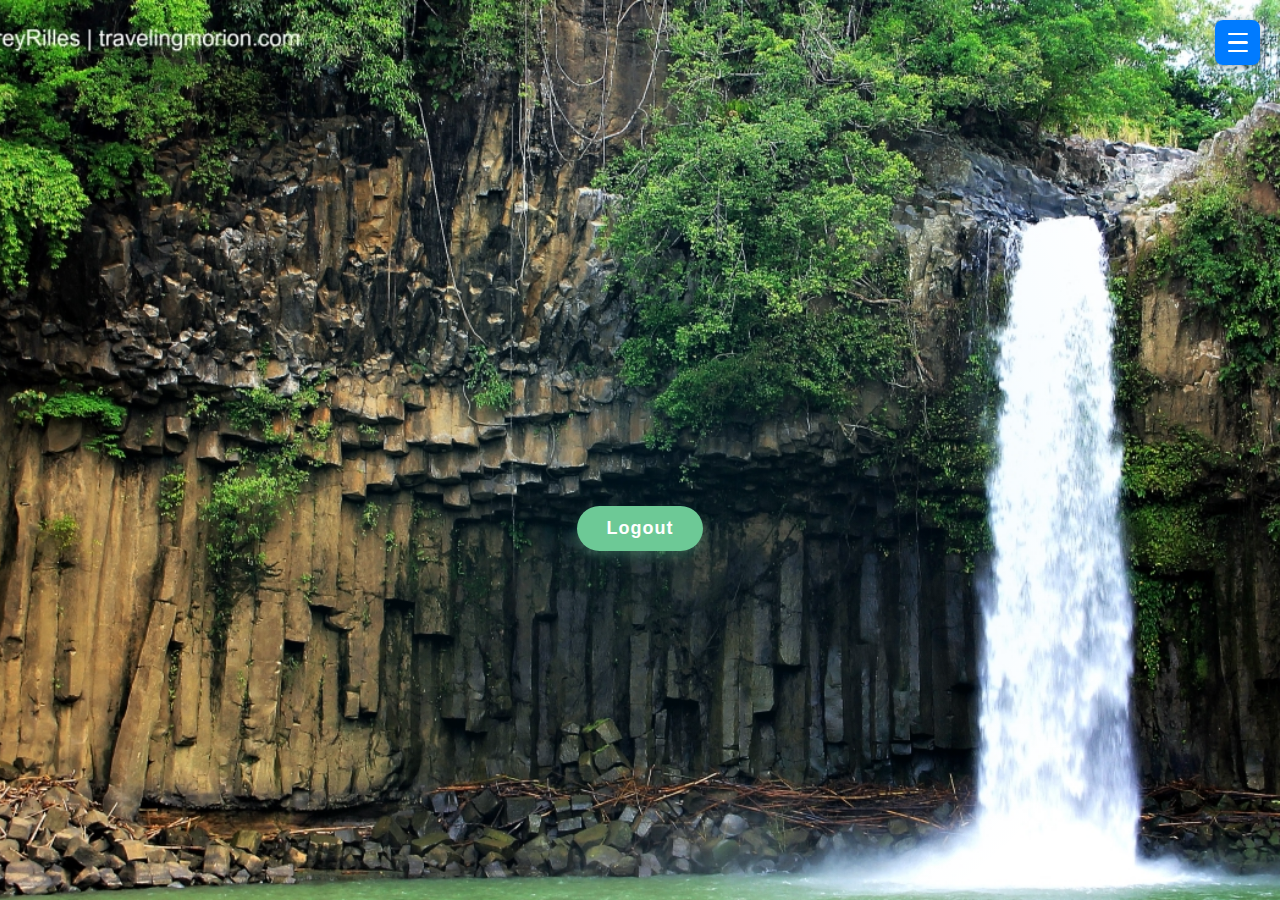
<file: menu.html>
<!DOCTYPE html>
<html lang="en">
<head>
  <meta charset="UTF-8" />
  <meta name="viewport" content="width=device-width, initial-scale=1.0"/>
  <title>KAPATAGAN</title>
  <style>
    * {
      margin: 0;
      padding: 0;
      box-sizing: border-box;
    }

    body {
      font-family: 'Arial', sans-serif;
      overflow-x: hidden;
      background-image: url(falls.avif);
      background-size: cover;
      background-position: center;
      background-attachment: fixed;
    }

    .hamburger {
      position: fixed;
      top: 20px;
      right: 20px;
      width: 45px;
      height: 45px;
      cursor: pointer;
      z-index: 5;
      display: flex;
      flex-direction: column;
      justify-content: center;
      align-items: center;
      background: #007bff;
      border-radius: 8px;
      padding: 10px;
      box-shadow: 0 2px 10px rgba(0, 0, 0, 0.3);
      transition: all 0.3s ease;
    }

    .hamburger:hover {
      background: #0056b3;
    }

    .hamburger div {
      display: block;
      width: 80%;
      height: 3px;
      background: white;
      border-radius: 2px;
      margin: 3px 0;
      transition: 0.3s;
    }

    .hamburger.active div:nth-child(1) {
      transform: rotate(45deg) translate(5px, 5px);
    }

    .hamburger.active div:nth-child(2) {
      opacity: 0;
    }

    .hamburger.active div:nth-child(3) {
      transform: rotate(-45deg) translate(5px, -5px);
    }

    .side-menu {
      position: fixed;
      top: 0;
      left: -250px;
      width: 250px;
      height: 100%;
      background: rgba(0, 0, 0, 0.7);
      backdrop-filter: blur(10px);
      padding: 30px 20px;
      transition: left 0.4s ease;
      z-index: 4;
      display: flex;
      flex-direction: column;
      justify-content: space-between;
    }

    .side-menu.active {
      left: 0;
    }

    .side-menu .top-content {
      display: flex;
      flex-direction: column;
    }

    .side-menu .logo-section {
      display: flex;
      align-items: center;
      margin-bottom: 20px;
    }

    .side-menu .logo-section img {
      height: 60px;
      margin-right: 10px;
    }

    .side-menu .logo-text {
      color: white;
      font-size: 14px;
      line-height: 1.4;
    }

    .side-menu ul {
      list-style: none;
      padding-top: 20px;
    }

    .side-menu ul li {
      margin-bottom: 15px;
    }

    .side-menu ul li a {
      color: white;
      text-decoration: none;
      font-size: 18px;
      font-weight: bold;
      display: block;
      transition: 0.3s;
    }

    .side-menu ul li a:hover {
      color: #00aaff;
      transform: scale(1.05);
    }

    .main-content {
      height: 100vh;
      display: flex;
      flex-direction: column;
      justify-content: center;
      align-items: center;
      text-align: center;
      color: white;
      z-index: 1;
      padding: 0 20px;
      position: relative;
    }

    .main-content h2 {
      color: #00aaff;
      font-size: 24px;
      opacity: 0;
      transform: translateY(-30px);
      animation: fadeInDown 1s forwards 0.3s;
      text-shadow: 0 2px 5px rgba(0, 170, 255, 0.5);
    }

    .main-content h1 {
      font-size: 48px;
      margin: 10px 0;
      color: #d8d2d2;
      opacity: 0;
      transform: scale(0.8);
      animation: scaleIn 1.2s cubic-bezier(0.34, 1.56, 0.64, 1) forwards 0.8s;
      text-shadow: 0 4px 8px rgba(0, 0, 0, 0.3);
      position: relative;
    }

    .main-content h1::before {
      content: '';
      position: absolute;
      width: 0;
      height: 3px;
      background: linear-gradient(90deg, transparent, #00aaff, transparent);
      bottom: -10px;
      left: 50%;
      transform: translateX(-50%);
      animation: lineExpand 1.5s forwards 1.8s;
    }

    .main-content p {
      max-width: 600px;
      color: #ddd;
      opacity: 0;
      transform: translateY(30px);
      animation: fadeInUp 1s forwards 1.3s;
      text-shadow: 0 2px 3px rgba(0, 0, 0, 0.3);
    }
    
    @keyframes fadeInDown {
      from {
        opacity: 0;
        transform: translateY(-30px);
      }
      to {
        opacity: 1;
        transform: translateY(0);
      }
    }
    
    @keyframes scaleIn {
      0% {
        opacity: 0;
        transform: scale(0.8) rotateX(20deg);
      }
      50% {
        opacity: 1;
      }
      100% {
        opacity: 1;
        transform: scale(1) rotateX(0);
      }
    }
    
    @keyframes fadeInUp {
      from {
        opacity: 0;
        transform: translateY(30px);
      }
      to {
        opacity: 1;
        transform: translateY(0);
      }
    }
    
    @keyframes lineExpand {
      0% {
        width: 0;
        opacity: 0;
      }
      50% {
        opacity: 1;
      }
      100% {
        width: 80%;
        opacity: 0.8;
      }
    }

    #logoutBtn {
      background-color: #6dc996;
      color: white;
      border: none;
      padding: 12px 30px;
      font-size: 18px;
      border-radius: 50px;
      cursor: pointer;
      transition: all 0.5s cubic-bezier(0.68, -0.55, 0.27, 1.55);
      opacity: 0;
      transform: translateY(20px);
      position: relative;
      overflow: hidden;
      box-shadow: 0 6px 12px rgba(109, 201, 150, 0.3);
      font-weight: bold;
      letter-spacing: 1px;
    }

    #logoutBtn::before {
      content: '';
      position: absolute;
      top: 50%;
      left: 50%;
      width: 0;
      height: 0;
      background: rgba(255, 255, 255, 0.3);
      border-radius: 50%;
      transform: translate(-50%, -50%);
      transition: all 0.5s ease;
    }

    #logoutBtn:hover::before {
      width: 300px;
      height: 300px;
    }

    #logoutBtn.show {
      opacity: 1;
      transform: translateY(0);
    }
    
    #logoutBtn:hover {
      background-color: #5ab082;
      transform: translateY(-5px) scale(1.05);
      box-shadow: 0 10px 20px rgba(109, 201, 150, 0.5);
    }
 
    #logoutBtn:active {
      transform: scale(0.95) translateY(0);
      box-shadow: 0 3px 6px rgba(109, 201, 150, 0.2);
    }

    .logout-animation {
      animation: logoutPulse 0.6s ease-out forwards, logoutSpin 0.8s ease-out forwards, logoutFade 1s ease-out forwards;
    }

    @keyframes logoutPulse {
      0% { transform: scale(1); }
      50% { transform: scale(1.2); }
      100% { transform: scale(0); }
    }

    @keyframes logoutSpin {
      0% { transform: rotate(0) scale(1); }
      100% { transform: rotate(360deg) scale(0); }
    }

    @keyframes logoutFade {
      0% { opacity: 1; }
      100% { opacity: 0; }
    }

    .overlay {
      position: fixed;
      top: 0;
      left: 0;
      width: 100%;
      height: 100%;
      background: rgba(0, 0, 0, 0);
      z-index: 10;
      pointer-events: none;
      transition: background 1s ease;
    }

    .overlay.active {
      background: rgba(0, 0, 0, 0.8);
    }

    .logout-message {
      position: fixed;
      top: 50%;
      left: 50%;
      transform: translate(-50%, -50%) scale(0);
      color: white;
      font-size: 28px;
      text-align: center;
      z-index: 11;
      opacity: 0;
      transition: all 0.5s ease;
    }

    .logout-message.active {
      transform: translate(-50%, -50%) scale(1);
      opacity: 1;
    }

    .particles-container {
      position: fixed;
      top: 0;
      left: 0;
      width: 100%;
      height: 100%;
      pointer-events: none;
      z-index: 12;
    }

    .particle {
      position: absolute;
      width: 8px;
      height: 8px;
      border-radius: 50%;
      background-color: #6dc996;
      pointer-events: none;
    }
    
    .sparkles {
      position: absolute;
      top: 0;
      left: 0;
      width: 100%;
      height: 100%;
      pointer-events: none;
      z-index: 0;
    }
    
    .sparkle {
      position: absolute;
      width: 4px;
      height: 4px;
      background-color: #fff;
      border-radius: 50%;
      opacity: 0;
      animation: sparkleAnimation 3s ease-in-out infinite;
    }
    
    @keyframes sparkleAnimation {
      0% {
        transform: scale(0) rotate(0deg);
        opacity: 0;
      }
      50% {
        transform: scale(1) rotate(180deg);
        opacity: 0.8;
        box-shadow: 0 0 8px 2px rgba(255, 255, 255, 0.8), 
                    0 0 12px 4px rgba(0, 170, 255, 0.6);
      }
      100% {
        transform: scale(0) rotate(360deg);
        opacity: 0;
      }
    }
    
   
    .main-content::before {
      content: '';
      position: absolute;
      top: 0;
      left: 0;
      right: 0;
      bottom: 0;
      background: radial-gradient(circle at center, rgba(0, 170, 255, 0.1) 0%, transparent 70%);
      z-index: -1;
      animation: pulseBackground 8s ease-in-out infinite;
    }
    
    @keyframes pulseBackground {
      0%, 100% {
        opacity: 0.2;
        transform: scale(1);
      }
      50% {
        opacity: 0.4;
        transform: scale(1.2);
      }
    }
    
   
    @keyframes typing {
      from { width: 0 }
      to { width: 100% }
    }
    
    .welcome-text {
      overflow: hidden;
      white-space: nowrap;
    }
    
    #greeting {
      position: relative;
      display: inline-block;
      color: #6dc996;
      font-weight: bold;
      animation: glowText 2s ease-in-out infinite;
    }
    
    @keyframes glowText {
      0%, 100% {
        text-shadow: 0 0 5px rgba(109, 201, 150, 0.5);
      }
      50% {
        text-shadow: 0 0 20px rgba(109, 201, 150, 0.8),
                     0 0 30px rgba(109, 201, 150, 0.5);
      }
    }

    @media (max-width: 768px) {
      .main-content h1 {
        font-size: 36px;
      }

      .main-content h2 {
        font-size: 20px;
      }
    }
  </style>
</head>
<body>

  <div class="hamburger" onclick="toggleMenu()">
    <div></div>
    <div></div>
    <div></div>
  </div>

  <div class="side-menu" id="sideMenu">
    <div class="top-content">
      <div class="logo-section">
        <img src="logo.png" alt="Logo" />
        <div class="logo-text">
          <p>Municipality of</p>
          <p>Kapatagan</p>
        </div>
      </div>
      <ul>
        <li><a href="menu.html">🏠 Home</a></li>
        <li><a href="about.html">ℹ️ About</a></li>
        <li><a href="vission and mission.html">🎯 Vision and Mission</a></li>
        <li><a href="municipal.html">👥 Municipal Official</a></li>
        <li><a href="national.html">🏢 National Line Agencies</a></li>
        <li><a href="barangay directory.html">🏘️ Barangay Directory</a></li>
        <li><a href="cultural.html">🏛️ Cultural Property</a></li>
        <li><a href="Tourism.html">🌄 Tourism</a></li>
        <li><a href="contact.html">📞 Contact Us</a></li>
      </ul>
    </div>
  </div>

  <div class="overlay" id="overlay"></div>
  <div class="logout-message" id="logoutMessage">Logging out... <br>Thank you for visiting!</div>
  <div class="particles-container" id="particlesContainer"></div>

  <div class="main-content">
    <h2 class="welcome-text">Hello, <span id="greeting">User</span> Welcome To</h2>
    <h1 class="municipality-title">Municipality of Kapatagan</h1>
    <p class="location-text">Lalawigan ng Lanao Del Norte, Philippines.</p>
    <br><br>
    <button id="logoutBtn" class="show">Logout</button>
    
    <div class="sparkles"></div>
  </div>

  <script>
  
    function createSparkles() {
      const sparklesContainer = document.querySelector('.sparkles');
      for (let i = 0; i < 50; i++) {
        const sparkle = document.createElement('div');
        sparkle.classList.add('sparkle');
        sparkle.style.left = Math.random() * 100 + 'vw';
        sparkle.style.top = Math.random() * 100 + 'vh';
        sparkle.style.animationDelay = Math.random() * 3 + 's';
        sparkle.style.animationDuration = Math.random() * 2 + 2 + 's';
        const size = Math.random() * 6 + 2;
        sparkle.style.width = size + 'px';
        sparkle.style.height = size + 'px';
        sparklesContainer.appendChild(sparkle);
      }
    }

    
    function animateGreeting() {
      const userName = localStorage.getItem("userName") || "User";
      const greetingSpan = document.getElementById("greeting");
      greetingSpan.innerText = '';
      
      const greetingText = userName;
      let i = 0;
      const interval = setInterval(() => {
        if (i < greetingText.length) {
          greetingSpan.textContent += greetingText.charAt(i);
          i++;
        } else {
          clearInterval(interval);
        }
      }, 100);
    }
    
    
    window.addEventListener('load', function() {
      setTimeout(createSparkles, 500);
      setTimeout(animateGreeting, 500);
    });
    
    const userName = localStorage.getItem("userName") || "User";

    const logoutBtn = document.getElementById("logoutBtn");
    const overlay = document.getElementById("overlay");
    const logoutMessage = document.getElementById("logoutMessage");
    const particlesContainer = document.getElementById("particlesContainer");
    
    if (userName !== "User") {
      logoutBtn.classList.add("show");
      logoutBtn.addEventListener("click", function(e) {
        e.preventDefault();
        
       
        const circle = document.createElement("div");
        const diameter = Math.max(logoutBtn.clientWidth, logoutBtn.clientHeight);
        circle.style.width = circle.style.height = `${diameter}px`;
        circle.style.left = `${e.clientX - logoutBtn.getBoundingClientRect().left - diameter/2}px`;
        circle.style.top = `${e.clientY - logoutBtn.getBoundingClientRect().top - diameter/2}px`;
        circle.classList.add("ripple");
        
       
        logoutBtn.classList.add("logout-animation");
        
        
        createParticles(logoutBtn);
        
       
        setTimeout(() => {
          overlay.classList.add("active");
          logoutMessage.classList.add("active");
        }, 300);
        
       
        setTimeout(() => {
          localStorage.removeItem("userName");
          window.location.href = 'index.html';
        }, 2000);
      });
    }

    function createParticles(button) {
      const btnRect = button.getBoundingClientRect();
      const btnCenterX = btnRect.left + btnRect.width / 2;
      const btnCenterY = btnRect.top + btnRect.height / 2;
      
      
      for (let i = 0; i < 30; i++) {
        const particle = document.createElement("div");
        particle.classList.add("particle");
        
        
        const angle = Math.random() * Math.PI * 2;
        const distance = Math.random() * 20;
        const x = btnCenterX + Math.cos(angle) * distance;
        const y = btnCenterY + Math.sin(angle) * distance;
        
        particle.style.left = `${x}px`;
        particle.style.top = `${y}px`;
        
       
        const colors = ['#6dc996', '#4CAF50', '#8BC34A', '#CDDC39', '#00aaff'];
        particle.style.backgroundColor = colors[Math.floor(Math.random() * colors.length)];
        
       
        const size = Math.random() * 10 + 5;
        particle.style.width = `${size}px`;
        particle.style.height = `${size}px`;
        
        // Add to container
        particlesContainer.appendChild(particle);
        
        // Animate the particle
        const speedX = (Math.random() - 0.5) * 15;
        const speedY = (Math.random() - 0.5) * 15;
        const duration = Math.random() * 1000 + 500;
        
      
        let startTime = null;
        
        function animateParticle(timestamp) {
          if (!startTime) startTime = timestamp;
          const elapsed = timestamp - startTime;
          
          if (elapsed < duration) {
            const progress = elapsed / duration;
            const posX = parseFloat(particle.style.left) + speedX;
            const posY = parseFloat(particle.style.top) + speedY - (progress * 20); // Add gravity effect
            const opacity = 1 - progress;
            
            particle.style.left = `${posX}px`;
            particle.style.top = `${posY}px`;
            particle.style.opacity = opacity;
            
            requestAnimationFrame(animateParticle);
          } else {
            particle.remove();
          }
        }
        
        requestAnimationFrame(animateParticle);
      }
    }

    function toggleMenu() {
      const sideMenu = document.getElementById('sideMenu');
      const hamburger = document.querySelector('.hamburger');
      
      sideMenu.classList.toggle('active');
      hamburger.classList.toggle('active');
    }

    document.addEventListener('click', function(event) {
      const sideMenu = document.getElementById('sideMenu');
      const hamburger = document.querySelector('.hamburger');
      const isClickInsideMenu = sideMenu.contains(event.target);
      const isClickOnHamburger = hamburger.contains(event.target);
      const isHoverZone = event.target.classList.contains('hover-zone');
      
      if (!isClickInsideMenu && !isClickOnHamburger && !isHoverZone && sideMenu.classList.contains('active')) {
        sideMenu.classList.remove('active');
        hamburger.classList.remove('active');
      }
    });
  </script>

</body>
</html>
</file>
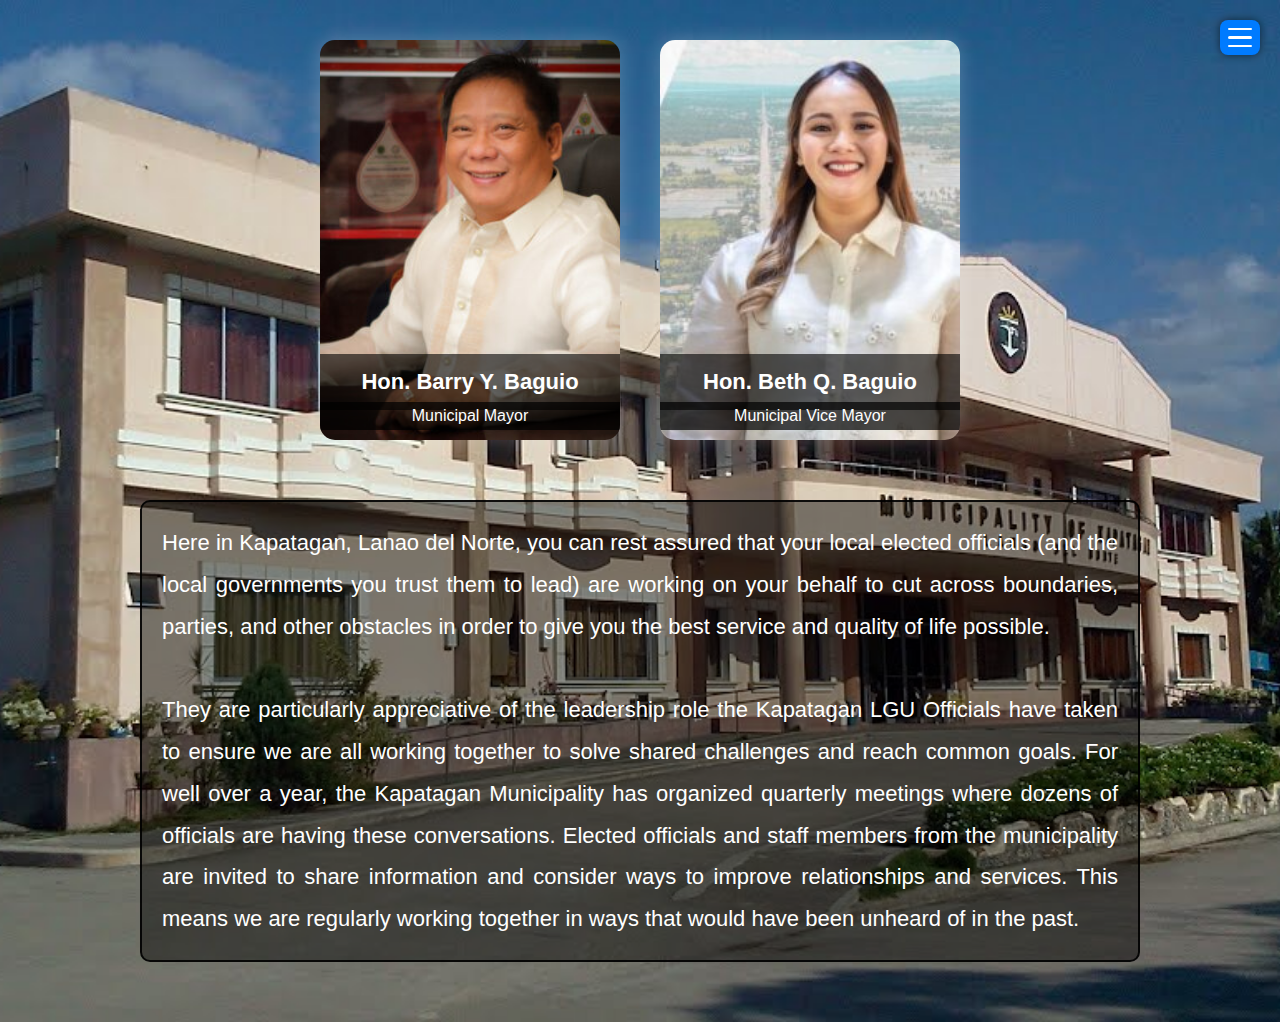
<file: municipal.html>
<!DOCTYPE html>
<html lang="en">
<head>
  <meta charset="UTF-8" />
  <meta name="viewport" content="width=device-width, initial-scale=1.0"/>
  <title>Municipal Officials | KAPATAGAN</title>
  <style>
    * {
      margin: 0;
      padding: 0;
      box-sizing: border-box;
    }

    body {
      font-family: 'Arial', sans-serif;
      background: url(municipality.jpg) no-repeat center center/cover;
      overflow-x: hidden;
      color: white;
    }

    .hamburger {
      position: fixed;
      top: 20px;
      right: 20px;
      width: 40px;
      height: 35px;
      cursor: pointer;
      z-index: 5;
      display: flex;
      flex-direction: column;
      justify-content: center;
      align-items: center;
      background: #007bff;
      border-radius: 8px;
      padding: 5px;
      box-shadow: 0 0 8px rgba(0, 0, 0, 0.555);
    }

    .hamburger div {
      display: block;
      width: 80%;
      height: 4px;
      background: white;
      border-radius: 2px;
      margin: 3px 0;
      transition: 0.3s;
    }

    .side-menu {
      position: fixed;
      top: 0;
      left: -250px;
      width: 250px;
      height: 100%;
      background: rgba(0, 0, 0, 0.7);
      backdrop-filter: blur(10px);
      padding: 30px 20px;
      transition: left 0.4s ease;
      z-index: 3;
      display: flex;
      flex-direction: column;
      justify-content: space-between;
    }

    
    .side-menu.active {
      left: 0;
    }

    .side-menu .logo-section {
      display: flex;
      align-items: center;
      margin-bottom: 20px;
    }

    .side-menu .logo-section img {
      height: 60px;
      margin-right: 10px;
    }

    .side-menu .logo-text {
      color: white;
      font-size: 14px;
      line-height: 1.4;
    }

    .side-menu ul {
      list-style: none;
    }

    .side-menu ul li {
      margin-bottom: 15px;
    }

    .side-menu ul li a {
      color: white;
      text-decoration: none;
      font-size: 18px;
      font-weight: bold;
      display: block;
      transition: 0.3s;
    }

    .side-menu ul li a:hover {
      color: #00aaff;
      transform: scale(1.05);
    }

    .main-content {
      min-height: 100vh;
      display: flex;
      flex-direction: column;
      align-items: center;
      text-align: center;
      z-index: 1;
      padding: 40px 20px;
    }

    .officials-container {
      display: flex;
      justify-content: center;
      flex-wrap: wrap;
      gap: 40px;
      margin-bottom: 40px;
    }

    .official-card {
      position: relative;
      width: 300px;
      height: 400px;
      overflow: hidden;
      border-radius: 15px;
      box-shadow: 0 0 20px rgba(255, 255, 255, 0.219);
    }

    .official-card img {
      width: 100%;
      height: 100%;
      object-fit: cover;
    }

    .official-name {
      position: absolute;
      bottom: 30px;
      width: 100%;
      background: rgba(0, 0, 0, 0.6);
      color: #fff;
      font-size: 22px;
      font-weight: bold;
      padding: 15px;
      text-align: center;
    }

    .official-title {
      position: absolute;
      bottom: 10px;
      width: 100%;
      background: rgba(0, 0, 0, 0.7);
      color: #fff;
      font-size: 16px;
      padding: 5px;
      text-align: center;
    }

    .description {
      max-width: 1000px;
      font-size: 22px;
      line-height: 1.9;
      color: white;
      text-align: justify;
      background-color: #00000071;
      padding: 20px;
      border-radius: 10px;
      margin: 20px auto;
      border: 2px solid #000000e5;
    }

    @media (max-width: 768px) {
      .official-card {
        width: 90%;
        height: auto;
      }

      .description {
        font-size: 20px;
      }
    }
  </style>
</head>
<body>
  <div class="hamburger" id="hamburger">
    <div></div>
    <div></div>
    <div></div>
  </div>

  <div class="hover-zone"></div>
  <div class="side-menu" id="sideMenu">
    <div class="top-content">
      <div class="logo-section">
        <img src="logo.png" alt="Logo" />
        <div class="logo-text">
          <p>Municipality of</p>
          <p>Kapatagan</p>
        </div>
      </div>
      <ul>
        <li><a href="menu.html">🏠 Home</a></li>
        <li><a href="about.html">ℹ️ About</a></li>
        <li><a href="vission and mission.html">🎯 Vision and Mission</a></li>
        <li><a href="municipal.html">👥 Municipal Official</a></li>
        <li><a href="national.html">🏢 National Line Agencies</a></li>
        <li><a href="barangay directory.html">🏘️ Barangay Directory</a></li>
        <li><a href="cultural.html">🏛️ Cultural Property</a></li>
        <li><a href="Tourism.html">🌄 Tourism</a></li>
        <li><a href="contact.html">📞 Contact Us</a></li>
      </ul>
    </div>
  </div>
  <div class="main-content">
    <div class="officials-container">
      <div class="official-card">
        <img src="Mayor.jpg" alt="Mayor">
        <div class="official-name">Hon. Barry Y. Baguio</div>
        <div class="official-title">Municipal Mayor</div>
      </div>
      <div class="official-card">
        <img src="Vice Mayor.jpg" alt="Vice Mayor">
        <div class="official-name">Hon. Beth Q. Baguio</div>
        <div class="official-title">Municipal Vice Mayor</div>
      </div>
    </div>
    <p class="description">
      Here in Kapatagan, Lanao del Norte, you can rest assured that your local elected officials (and the local governments you trust them to lead) are working on your behalf to cut across boundaries, parties, and other obstacles in order to give you the best service and quality of life possible.
      <br><br>
      They are particularly appreciative of the leadership role the Kapatagan LGU Officials have taken to ensure we are all working together to solve shared challenges and reach common goals. For well over a year, the Kapatagan Municipality has organized quarterly meetings where dozens of officials are having these conversations. Elected officials and staff members from the municipality are invited to share information and consider ways to improve relationships and services. This means we are regularly working together in ways that would have been unheard of in the past.
    </p>
  </div>

  <script>
    const userName = localStorage.getItem("userName") || "Guest";
    const infoCard = document.querySelector(".info-card");

    if (infoCard) {
      const userMessage = document.createElement("p");
      userMessage.textContent = `Hello, ${userName}! Welcome to the Kapatagan page.`;
      infoCard.prepend(userMessage);
    }

    const hamburger = document.getElementById('hamburger');
    const sideMenu = document.getElementById('sideMenu');
    hamburger.addEventListener('click', () => {
      sideMenu.classList.toggle('active');
    });
  </script>
</body>
</html>
</file>
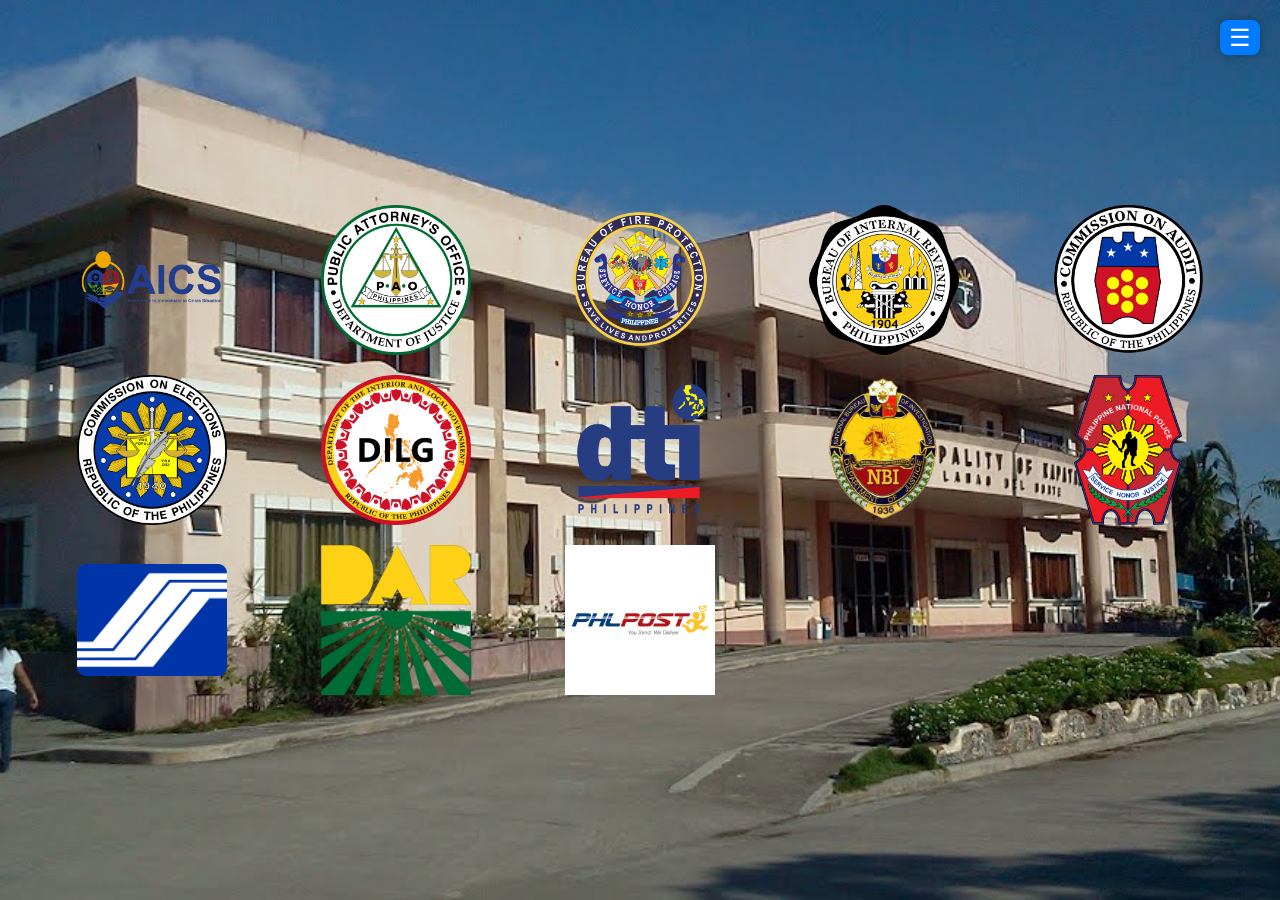
<file: national.html>
<!DOCTYPE html>
<html lang="en">
<head>
  <title>National Line Agencies</title>
  <meta name="viewport" content="width=device-width, initial-scale=1.0"> <!-- Important for responsiveness -->
  <style>
    * {
      margin: 0;
      padding: 0;
      box-sizing: border-box;
    }

    body {
      font-family: 'Arial', sans-serif;
      background: url(municipality.jpg) no-repeat center center/cover;
      overflow-x: hidden;
      color: white;
    }

    .hover-zone {
      position: fixed;
      top: 20px;
      right: 20px;
      width: 40px;
      height: 35px;
      cursor: pointer;
      z-index: 5;
      display: flex;
      flex-direction: column;
      justify-content: center;
      align-items: center;
      background: #007bff;
      border-radius: 8px;
      padding: 5px;
      box-shadow: 0 0 8px rgba(0, 0, 0, 0.3);
    }

    .hover-zone::after {
      content: "☰";
      display: block;
      font-size: 24px;
      color: white;
    }

    .side-menu {
      position: fixed;
      top: 0;
      left: -250px;
      width: 250px;
      height: 100%;
      background: rgba(0, 0, 0, 0.7);
      backdrop-filter: blur(10px);
      padding: 30px 20px;
      transition: left 0.4s ease;
      z-index: 3;
      display: flex;
      flex-direction: column;
      justify-content: space-between;
    }

    .side-menu .logo-section {
      display: flex;
      align-items: center;
      margin-bottom: 20px;
    }

    .side-menu .logo-section img {
      height: 60px;
      margin-right: 10px;
    }

    .side-menu .logo-text {
      color: white;
      font-size: 14px;
      line-height: 1.4;
    }

    .side-menu ul {
      list-style: none;
    }

    .side-menu ul li {
      margin-bottom: 15px;
    }

    .side-menu ul li a {
      color: white;
      text-decoration: none;
      font-size: 18px;
      font-weight: bold;
      display: block;
      transition: 0.3s;
    }

    .side-menu ul li a:hover {
      color: #00aaff;
      transform: scale(1.05);
    }

    .main-content {
      min-height: 100vh;
      display: flex;
      flex-direction: column;
      justify-content: center;
      align-items: center;
      text-align: center;
      z-index: 1;
      padding: 20px;
    }

    .logo-container {
      display: grid;
      grid-template-columns: repeat(5, 1fr);  
      gap: 20px;
      width: 100%;
      max-width: 1200px;
      margin: 0 auto;
      justify-items: center;
      align-items: center;
    }

    .logo-container img {
      width: 100%;
      max-width: 150px;
      height: 150px;
      object-fit: contain;
    }

    /* For tablets */
    @media (max-width: 992px) {
      .logo-container {
        grid-template-columns: repeat(3, 1fr);  
      }
    }

    /* For cellphones */
    @media (max-width: 600px) {
      .logo-container {
        grid-template-columns: repeat(2, 1fr);  
      }
      .logo-container img {
        max-width: 120px;
        height: 120px;
      }
    }

  </style>
</head>

<body>

  <div class="hover-zone" onclick="toggleMenu()"></div>

  <div class="side-menu" id="sideMenu">
    <div class="top-content">
      <div class="logo-section">
        <img src="logo.png" alt="Logo" />
        <div class="logo-text">
          <p>Municipality of</p>
          <p>Kapatagan</p>
        </div>
      </div>
      <ul>
        <li><a href="menu.html">🏠 Home</a></li>
        <li><a href="about.html">ℹ️ About</a></li>
        <li><a href="vission and mission.html">🎯 Vision and Mission</a></li>
        <li><a href="municipal.html">👥 Municipal Official</a></li>
        <li><a href="national.html">🏢 National Line Agencies</a></li>
        <li><a href="barangay directory.html">🏘️ Barangay Directory</a></li>
        <li><a href="cultural.html">🏛️ Cultural Property</a></li>
        <li><a href="Tourism.html">🌄 Tourism</a></li>
        <li><a href="contact.html">📞 Contact Us</a></li>
      </ul>
    </div>
  </div>

  <div class="main-content">
    <div class="logo-container">
      <img src="AICS.png" alt="Department 1">
      <img src="attorney.png" alt="Department 2">
      <img src="BFP.png" alt="Department 3">
      <img src="Bureau.png" alt="Department 4">
      <img src="Commission.audit.png" alt="Department 5">
      <img src="commission.electronics.png" alt="Department 6">
      <img src="DILG.png" alt="Department 7">
      <img src="dti.png" alt="Department 8">
      <img src="NBI.png" alt="Department 9">
      <img src="PNP.png" alt="Department 10">
      <img src="sss.png" alt="Department 11">
      <img src="dar.png" alt="Department 12">
      <img src="phlpost.png" alt="Department 13">
    </div>
  </div>

  <script>
    function toggleMenu() {
      const sideMenu = document.getElementById("sideMenu");
      const currentLeft = sideMenu.style.left;
      
      if (currentLeft === "0px") {
        sideMenu.style.left = "-250px";
      } else {
        sideMenu.style.left = "0px";
      }
    }
    const userName = localStorage.getItem("userName") || "User";
  </script>

</body>
</html>
</file>
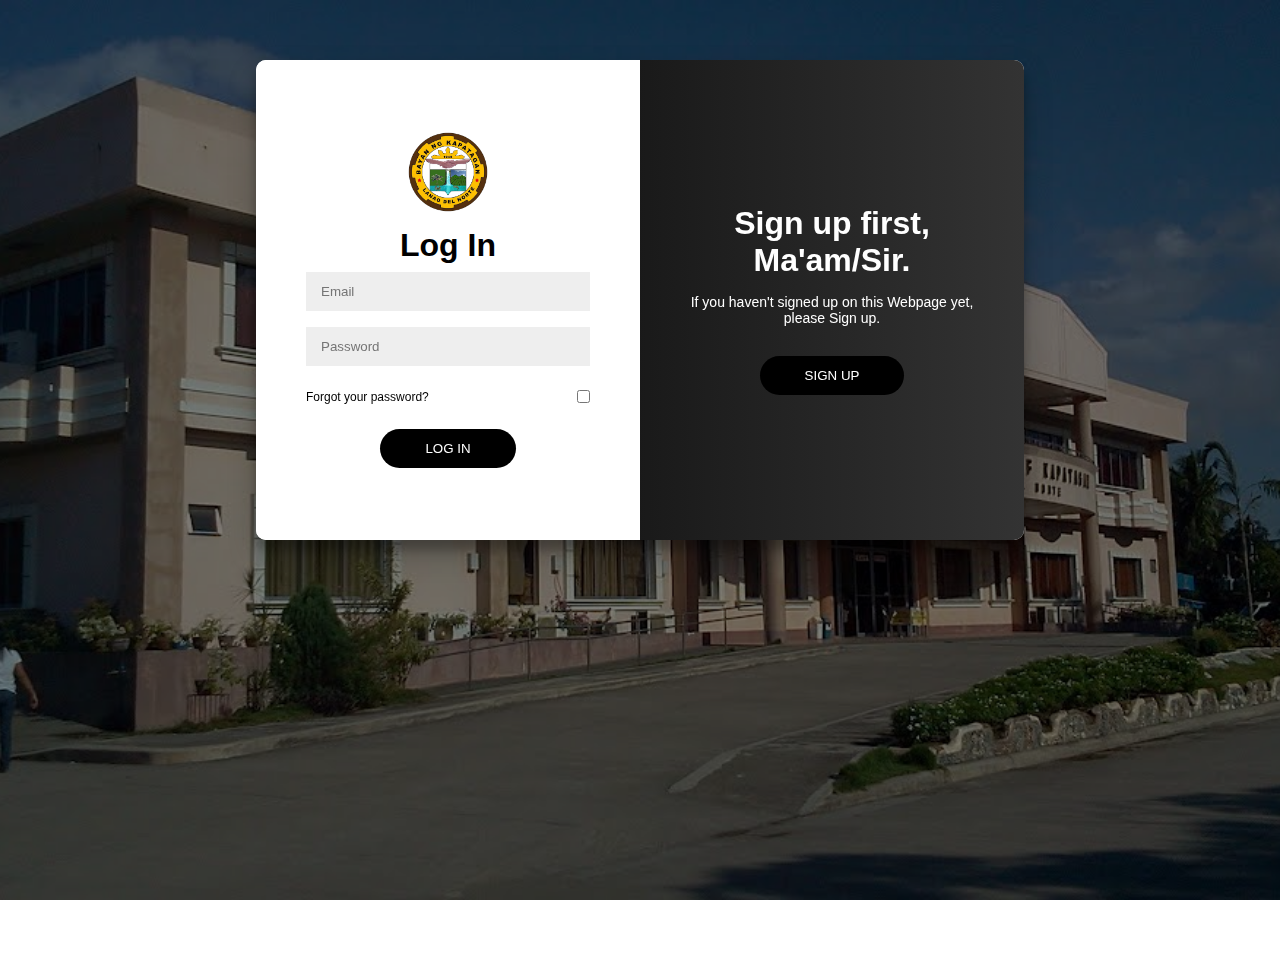
<file: New.html>
<!DOCTYPE html>
<html lang="en">
<head>
  <meta charset="UTF-8" />
  <meta name="viewport" content="width=device-width, initial-scale=1.0"/>
  <title>Login | KAPATAGAN</title>
  <style>
    * {
      box-sizing: border-box;
      margin: 0;
      padding: 0;
    }

    body {
      font-family: 'Arial', sans-serif;
      background: url(municipality.jpg) no-repeat center center fixed;
      background-size: cover;
      height: 100vh;
      position: relative;
    }

    body::before {
      content: "";
      position: fixed;
      top: 0;
      left: 0;
      width: 100%;
      height: 100%;
      background-color: rgba(0, 0, 0, 0.5);
      z-index: -1;
    }

    .container {
      background: #fff;
      border-radius: 10px;
      box-shadow: 0 14px 28px rgba(0,0,0,0.25),
                  0 10px 10px rgba(0,0,0,0.22);
      position: relative;
      overflow: hidden;
      width: 768px;
      max-width: 100%;
      min-height: 480px;
      margin: 60px auto;
    }

    .form-container {
      position: absolute;
      top: 0;
      height: 100%;
      transition: all 0.6s ease-in-out;
    }

    .sign-in-container {
      left: 0;
      width: 50%;
      z-index: 2;
    }

    .container.right-panel-active .sign-in-container {
      transform: translateX(100%);
    }

    .sign-up-container {
      left: 0;
      width: 50%;
      opacity: 0;
      z-index: 1;
    }

    .container.right-panel-active .sign-up-container {
      transform: translateX(100%);
      opacity: 1;
      z-index: 5;
      animation: show 0.6s;
    }

    @keyframes show {
      0% { opacity: 0; transform: scale(0.95); }
      100% { opacity: 1; transform: scale(1); }
    }

    form {
      background: #ffffff;
      display: flex;
      flex-direction: column;
      padding: 0 50px;
      height: 100%;
      justify-content: center;
      align-items: center;
      text-align: center;
    }

    .form-logo {
      width: 80px;
      margin-bottom: 15px;
    }

    input {
      background: #eee;
      border: none;
      padding: 12px 15px;
      margin: 8px 0;
      width: 100%;
    }

    button {
      border: none;
      padding: 12px 45px;
      background-color: #000000;
      color: white;
      text-transform: uppercase;
      border-radius: 20px;
      margin-top: 10px;
      cursor: pointer;
      transition: 0.3s;
    }

    button:hover {
      background-color: #333333;
    }

    .overlay-container {
      position: absolute;
      top: 0;
      left: 50%;
      width: 50%;
      height: 100%;
      overflow: hidden;
      transition: transform 0.6s ease-in-out;
      z-index: 100;
    }

    .container.right-panel-active .overlay-container {
      transform: translateX(-100%);
    }

    .overlay {
      background: linear-gradient(to right, #000000, #333333);
      color: #ffffff;
      position: relative;
      left: -100%;
      height: 100%;
      width: 200%;
      transform: translateX(0);
      transition: transform 0.6s ease-in-out;
    }

    .container.right-panel-active .overlay {
      transform: translateX(50%);
    }

    .overlay-panel {
      position: absolute;
      display: flex;
      flex-direction: column;
      justify-content: center;
      align-items: center;
      padding: 0 40px;
      text-align: center;
      height: 100%;
      width: 50%;
    }

    .overlay-left {
      transform: translateX(-20%);
    }

    .container.right-panel-active .overlay-left {
      transform: translateX(0);
    }

    .overlay-right {
      right: 0;
      transform: translateX(0);
    }

    .container.right-panel-active .overlay-right {
      transform: translateX(20%);
    }

    h1 {
      font-weight: bold;
      margin: 0;
    }

    p {
      font-size: 14px;
      margin: 15px 0 20px;
    }

    a {
      color: #000000;
      font-size: 12px;
      text-decoration: none;
    }

    a:hover {
      text-decoration: underline;
    }

    
    @media (max-width: 768px) {
      .container {
        width: 90%;  
        margin: 20px auto;  
      }

      .form-container {
        padding: 0 15px;  
      }

      .form-logo {
        width: 60px; 
      }

      .overlay-container {
        width: 100%;  
        left: 0;  
      }

      .overlay {
        width: 150%;  
      }

      .overlay-panel {
        width: 100%;  
      }

      input {
        padding: 10px 12px;   
      }

      button {
        padding: 12px 30px;   
      }
    }

    @media (max-width: 480px) {
      .container {
        width: 95%;   
      }

      .form-logo {
        width: 50px;  
      }

      input {
        padding: 8px 10px;  
      }

      button {
        padding: 12px 25px; 
      }
    }
  </style>
</head>
<body>
  <div class="container" id="container">
    <div class="form-container sign-up-container">
      <form onsubmit="return handleSignUp(event)">
        <img src="logo.png" class="form-logo" alt="Logo" />
        <h1>Create Account</h1>
        <input type="text" id="signupName" placeholder="Name" maxlength="20" required />
        <input type="email" id="signupEmail" placeholder="Email" required />
        <input type="password" id="signupPassword" placeholder="Password" maxlength="20" required />
        <div style="display: flex; justify-content: flex-end; width: 100%; align-items: center; margin: 8px 0;">
          <label style="font-size: 16px; display: flex; align-items: center;">
            <i class="fa-solid fa-lock"></i>
            <input type="checkbox" onclick="togglePassword('signupPassword')" style="margin-left: 5px;">
          </label>
        </div>
        <button type="submit">Sign Up</button>
      </form>
    </div>

    <div class="form-container sign-in-container">
      <form onsubmit="return handleLogin(event)">
        <img src="logo.png" class="form-logo" alt="Logo" />
        <h1>Log In</h1>
        <input type="email" id="loginEmail" placeholder="Email" required />
        <input type="password" id="loginPassword" placeholder="Password" maxlength="20" required />
        <div style="display: flex; justify-content: space-between; width: 100%; align-items: center; margin: 8px 0;">
          <a href="#" onclick="forgotPassword()" style="font-size: 12px;">Forgot your password?</a>
          <label style="font-size: 16px; display: flex; align-items: center;">
            <i class="fa-solid fa-lock"></i>
            <input type="checkbox" onclick="togglePassword('loginPassword')" style="margin-left: 5px;">
          </label>
        </div>
        <button type="submit">Log In</button>
      </form>
    </div>

    <div class="overlay-container">
      <div class="overlay">
        <div class="overlay-panel overlay-left">
          <h1>Ma'am and Sir</h1>
          <p>If you are already signed up, you will automatically be returned to log-in.</p>
          <button class="ghost" onclick="toggleForm()">Log In</button>
        </div>
        <div class="overlay-panel overlay-right">
          <h1>Sign up first, Ma'am/Sir.</h1>
          <p>If you haven't signed up on this Webpage yet, please Sign up.</p>
          <button class="ghost" onclick="toggleForm()">Sign Up</button>
        </div>
      </div>
    </div>
  </div>

  <script>
    const container = document.getElementById('container');

    function toggleForm() {
      container.classList.toggle("right-panel-active");
    }

    function handleSignUp(event) {
      event.preventDefault();
      const name = document.getElementById("signupName").value;
      const email = document.getElementById("signupEmail").value;
      const password = document.getElementById("signupPassword").value;

      localStorage.setItem("userEmail", email);
      localStorage.setItem("userPassword", password);
      localStorage.setItem("userName", name);

      alert("Thank you for sign up Ma'am/Sir, You can now log-in this Webpage.");
      toggleForm();
    }

    function handleLogin(event) {
      event.preventDefault();
      const email = document.getElementById("loginEmail").value;
      const password = document.getElementById("loginPassword").value;

      const savedEmail = localStorage.getItem("userEmail");
      const savedPassword = localStorage.getItem("userPassword");

      if (email === savedEmail && password === savedPassword) {
        alert("Login successful! Enjoy your Journey Ma'am/Sir..");
        window.location.href = "menu.html";
      } else {
        alert("Login failed. Incorrect email or password.");
      }
    }

    function forgotPassword() {
      const email = prompt("Enter your email to recover password:");
      const savedEmail = localStorage.getItem("userEmail");
      const savedPassword = localStorage.getItem("userPassword");

      if (email === savedEmail) {
        alert("Your password is: " + savedPassword);
      } else {
        alert("Email not found.");
      }
    }

    function togglePassword(id) {
      const field = document.getElementById(id);
      field.type = field.type === "password" ? "text" : "password";
    }
  </script>
</body>
</html>
</file>
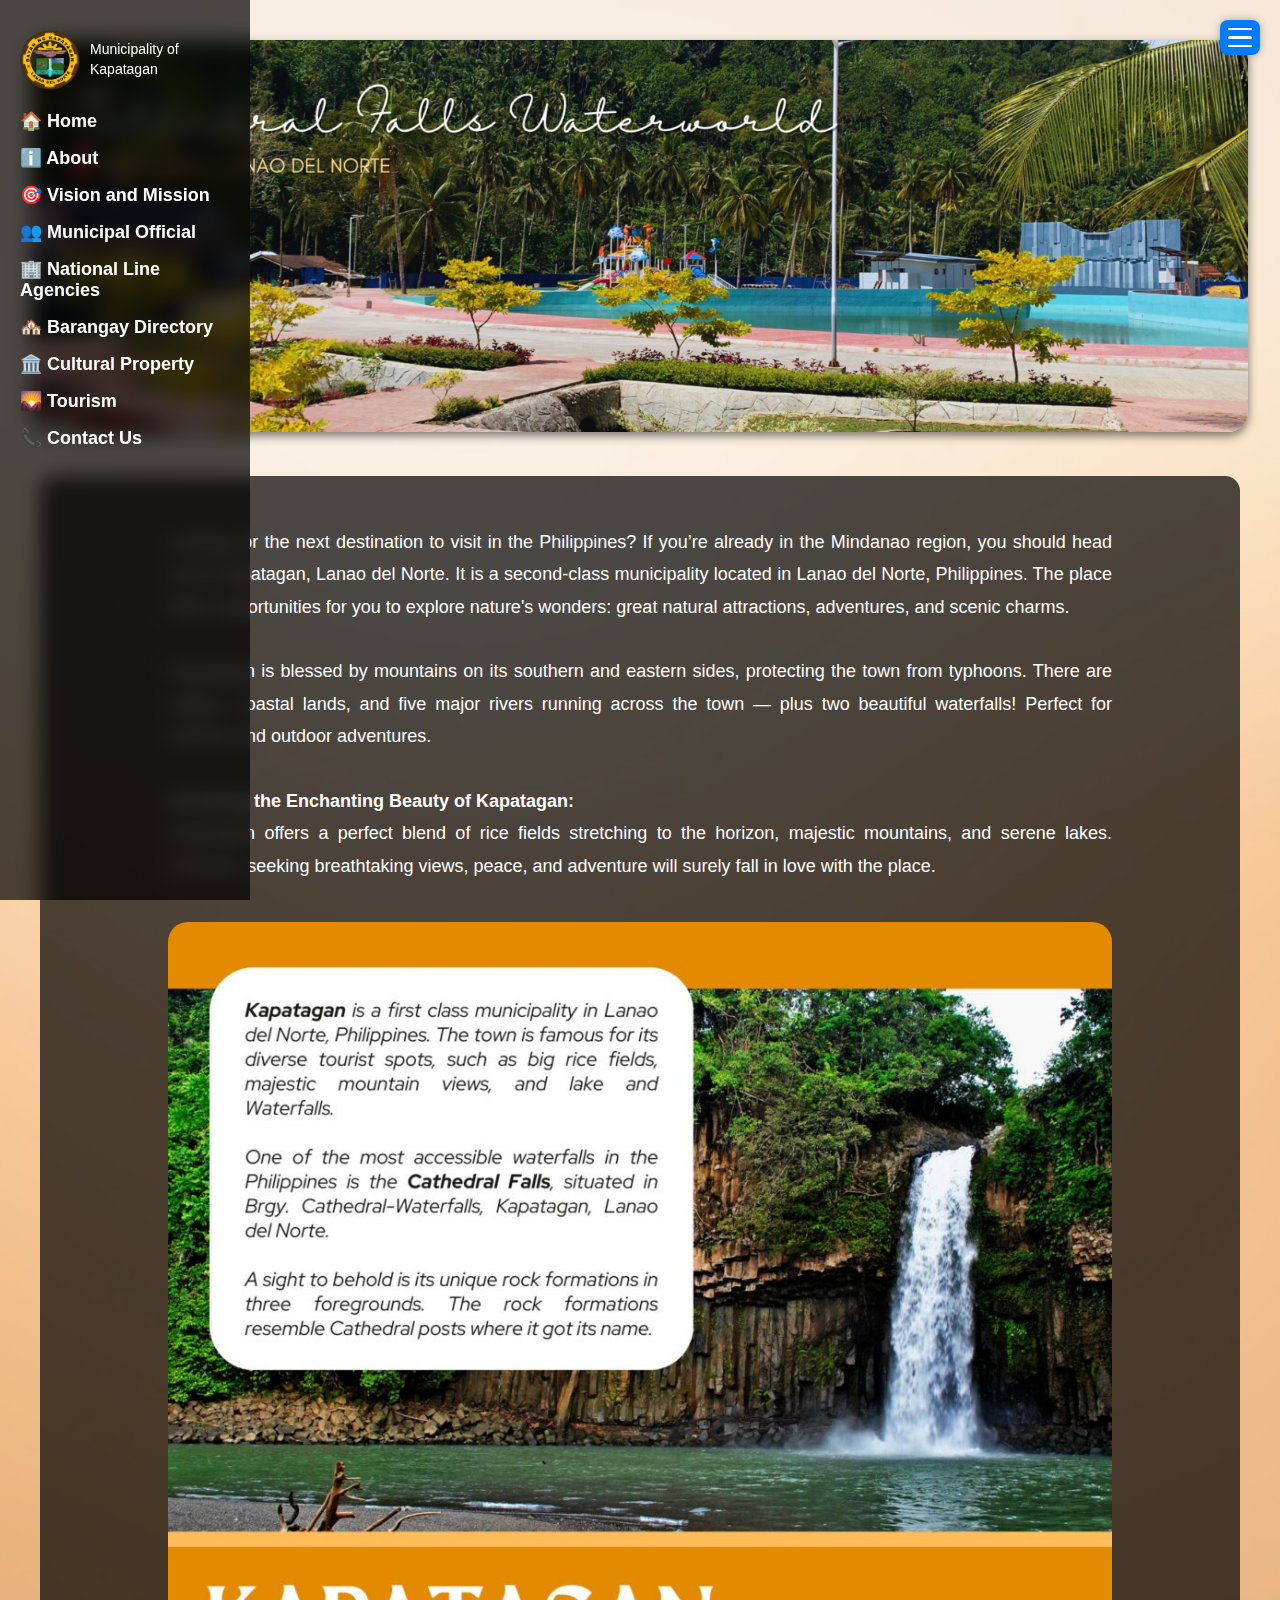
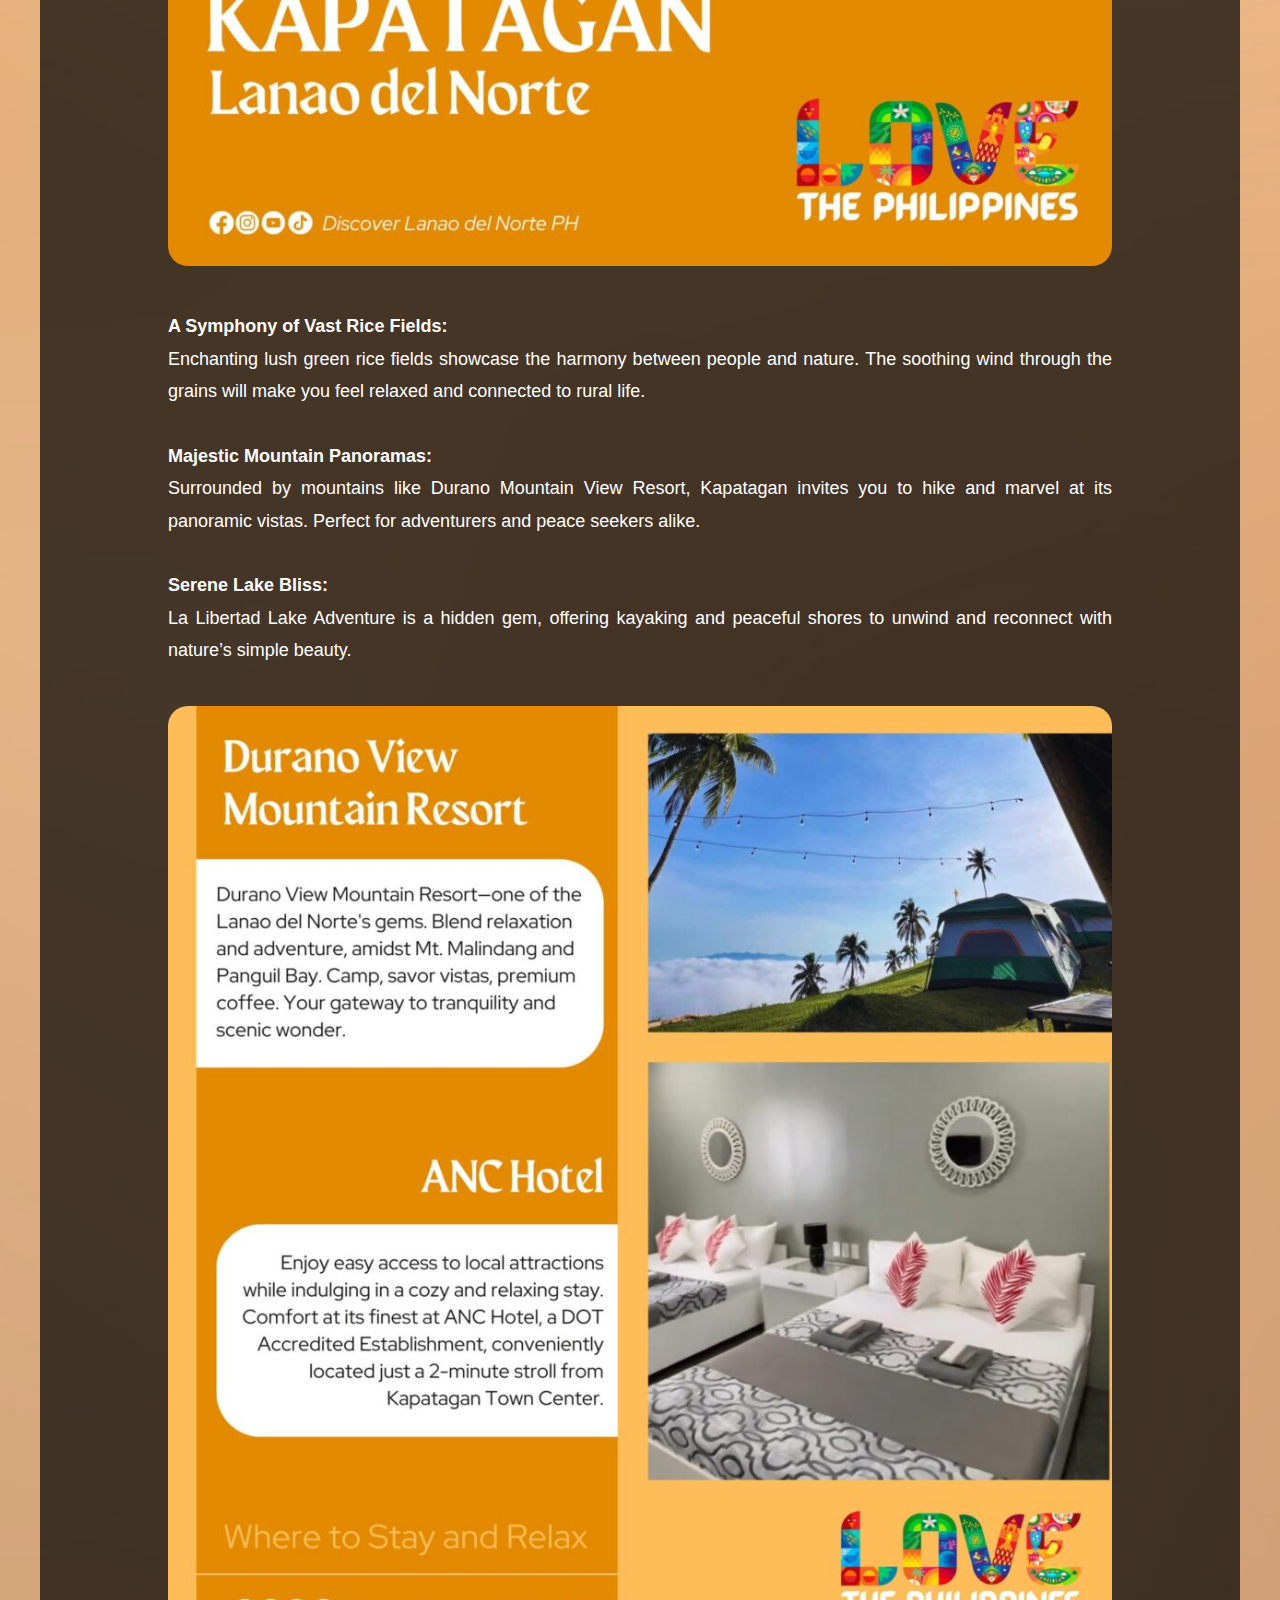
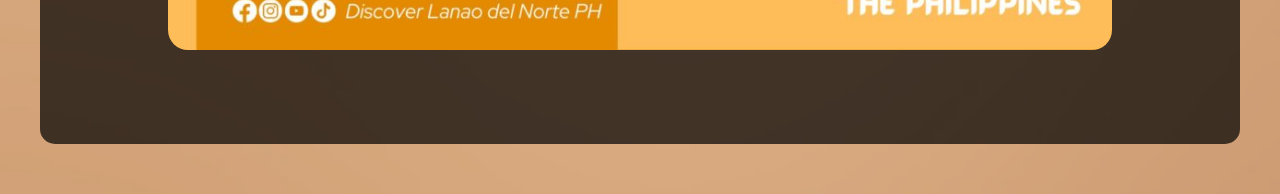
<file: Tourism.html>
<!DOCTYPE html>
<html lang="en">
<head>
  <title>Tourism</title>
  <style>
    * {
      margin: 0;
      padding: 0;
      box-sizing: border-box;
    }

    body {
      font-family: 'Arial', sans-serif;
      background: url(background.png) no-repeat center center/cover;
      overflow-x: hidden;
      color: white;
    }

    .hover-zone {
      position: fixed;
      top: 0;
      left: 0;
      width: 30px;
      height: 100vh;
      z-index: 4;
    }

    .side-menu {
      position: fixed;
      top: 0;
      left: -250px;
      width: 250px;
      height: 100%;
      background: rgba(0, 0, 0, 0.7);
      backdrop-filter: blur(10px);
      padding: 30px 20px;
      transition: left 0.4s ease;
      z-index: 3;
      display: flex;
      flex-direction: column;
      justify-content: space-between;
    }

    .hover-zone:hover + .side-menu,
    .side-menu:hover {
      left: 0;
    }

    .side-menu .logo-section {
      display: flex;
      align-items: center;
      margin-bottom: 20px;
    }

    .side-menu .logo-section img {
      height: 60px;
      margin-right: 10px;
    }

    .side-menu .logo-text {
      color: white;
      font-size: 14px;
      line-height: 1.4;
    }

    .side-menu ul {
      list-style: none;
    }

    .side-menu ul li {
      margin-bottom: 15px;
    }

    .side-menu ul li a {
      color: white;
      text-decoration: none;
      font-size: 18px;
      font-weight: bold;
      display: block;
      transition: 0.3s;
    }

    .side-menu ul li a:hover {
      color: #00aaff;
      transform: scale(1.05);
    }

    .side-menu #logoutBtn {
      display: none; /* Hidden log-out button */
    }

    .main-header {
      text-align: center;
      padding: 40px 0 20px;
      z-index: 2;
      position: relative;
    }

    .main-header img {
      width: 95%;
      max-width: 100%;
      height: auto;
      border-radius: 20px;
      box-shadow: 0 4px 10px rgba(0, 0, 0, 0.5);
    }

    .tourism-section {
      padding: 50px 10%;
      text-align: justify;
      color: #ddd;
      background: rgba(0, 0, 0, 0.7);
      border-radius: 15px;
      margin: 20px auto 50px;
      position: relative;
      max-width: 1200px;
      z-index: 2;
    }

    .tourism-section p {
      font-size: 18px;
      line-height: 1.8;
      margin-bottom: 40px;
      color: white;
    }

    .tourism-section img {
      width: 100%;
      height: auto;
      border-radius: 20px;
      margin-bottom: 40px;
    }

     
    .hamburger {
      position: fixed;
      top: 20px;
      right: 20px;
      width: 40px;
      height: 35px;
      cursor: pointer;
      z-index: 5;
      display: flex;
      flex-direction: column;
      justify-content: center;
      align-items: center;
      background: #007bff;
      border-radius: 8px;
      padding: 5px;
      box-shadow: 0 0 8px rgba(0, 0, 0, 0.3);
    }

    .hamburger div {
      display: block;
      width: 80%;
      height: 4px;
      background: white;
      border-radius: 2px;
      margin: 3px 0;
      transition: 0.3s;
    }

     
    @media screen and (max-width: 768px) {
      .tourism-section {
        padding: 20px;
      }

      .main-header img {
        width: 100%;
      }
    }
  </style>
</head>
<body>
  
  <div class="hamburger" onclick="toggleMenu()">
    <div></div>
    <div></div>
    <div></div>
  </div>

  <div class="hover-zone"></div>

  <div class="side-menu">
    <div class="top-content">
      <div class="logo-section">
        <img src="logo.png" alt="Logo" />
        <div class="logo-text">
          <p>Municipality of</p>
          <p>Kapatagan</p>
        </div>
      </div>
      <ul>
        <li><a href="menu.html">🏠 Home</a></li>
        <li><a href="about.html">ℹ️ About</a></li>
        <li><a href="vission and mission.html">🎯 Vision and Mission</a></li>
        <li><a href="municipal.html">👥 Municipal Official</a></li>
        <li><a href="national.html">🏢 National Line Agencies</a></li>
        <li><a href="barangay directory.html">🏘️ Barangay Directory</a></li>
        <li><a href="cultural.html">🏛️ Cultural Property</a></li>
        <li><a href="Tourism.html">🌄 Tourism</a></li>
        <li><a href="contact.html">📞 Contact Us</a></li>
      </ul>
    </div>
  </div>

  <div class="main-header">
    <img src="pool.png" alt="Kapatagan Banner">
  </div>
  
  <div class="tourism-section">
    <p>
      Looking for the next destination to visit in the Philippines? If you’re already in the Mindanao region, you should head out to Kapatagan, Lanao del Norte. It is a second-class municipality located in Lanao del Norte, Philippines. The place offers opportunities for you to explore nature's wonders: great natural attractions, adventures, and scenic charms.
      <br><br>
      Kapatagan is blessed by mountains on its southern and eastern sides, protecting the town from typhoons. There are valleys, coastal lands, and five major rivers running across the town — plus two beautiful waterfalls! Perfect for trekking and outdoor adventures.
      <br><br>
      <strong>Unveiling the Enchanting Beauty of Kapatagan:</strong><br>
      Kapatagan offers a perfect blend of rice fields stretching to the horizon, majestic mountains, and serene lakes. Travelers seeking breathtaking views, peace, and adventure will surely fall in love with the place.
    </p>
  
    <img src="cathedrall Falls.jpg" alt="Kapatagan Scenic View">
  
    <p>
      <strong>A Symphony of Vast Rice Fields:</strong><br>
      Enchanting lush green rice fields showcase the harmony between people and nature. The soothing wind through the grains will make you feel relaxed and connected to rural life.
      <br><br>
      <strong>Majestic Mountain Panoramas:</strong><br>
      Surrounded by mountains like Durano Mountain View Resort, Kapatagan invites you to hike and marvel at its panoramic vistas. Perfect for adventurers and peace seekers alike.
      <br><br>
      <strong>Serene Lake Bliss:</strong><br>
      La Libertad Lake Adventure is a hidden gem, offering kayaking and peaceful shores to unwind and reconnect with nature’s simple beauty.
    </p>
  
    <img src="durano view.jpg" alt="Kapatagan Rice Fields and Mountains">
  </div>
  <script>
    const userName = localStorage.getItem("userName") || "User";
    document.getElementById("logoutBtn").addEventListener("click", function(e) {
      e.preventDefault();
      localStorage.removeItem("userName");
      window.location.href = 'log-in.html';
    });

    function toggleMenu() {
      const sideMenu = document.querySelector('.side-menu');
      if (sideMenu.style.left === '0px') {
        sideMenu.style.left = '-250px';
      } else {
        sideMenu.style.left = '0';
      }
    }
  </script>
</body>
</html>
</file>
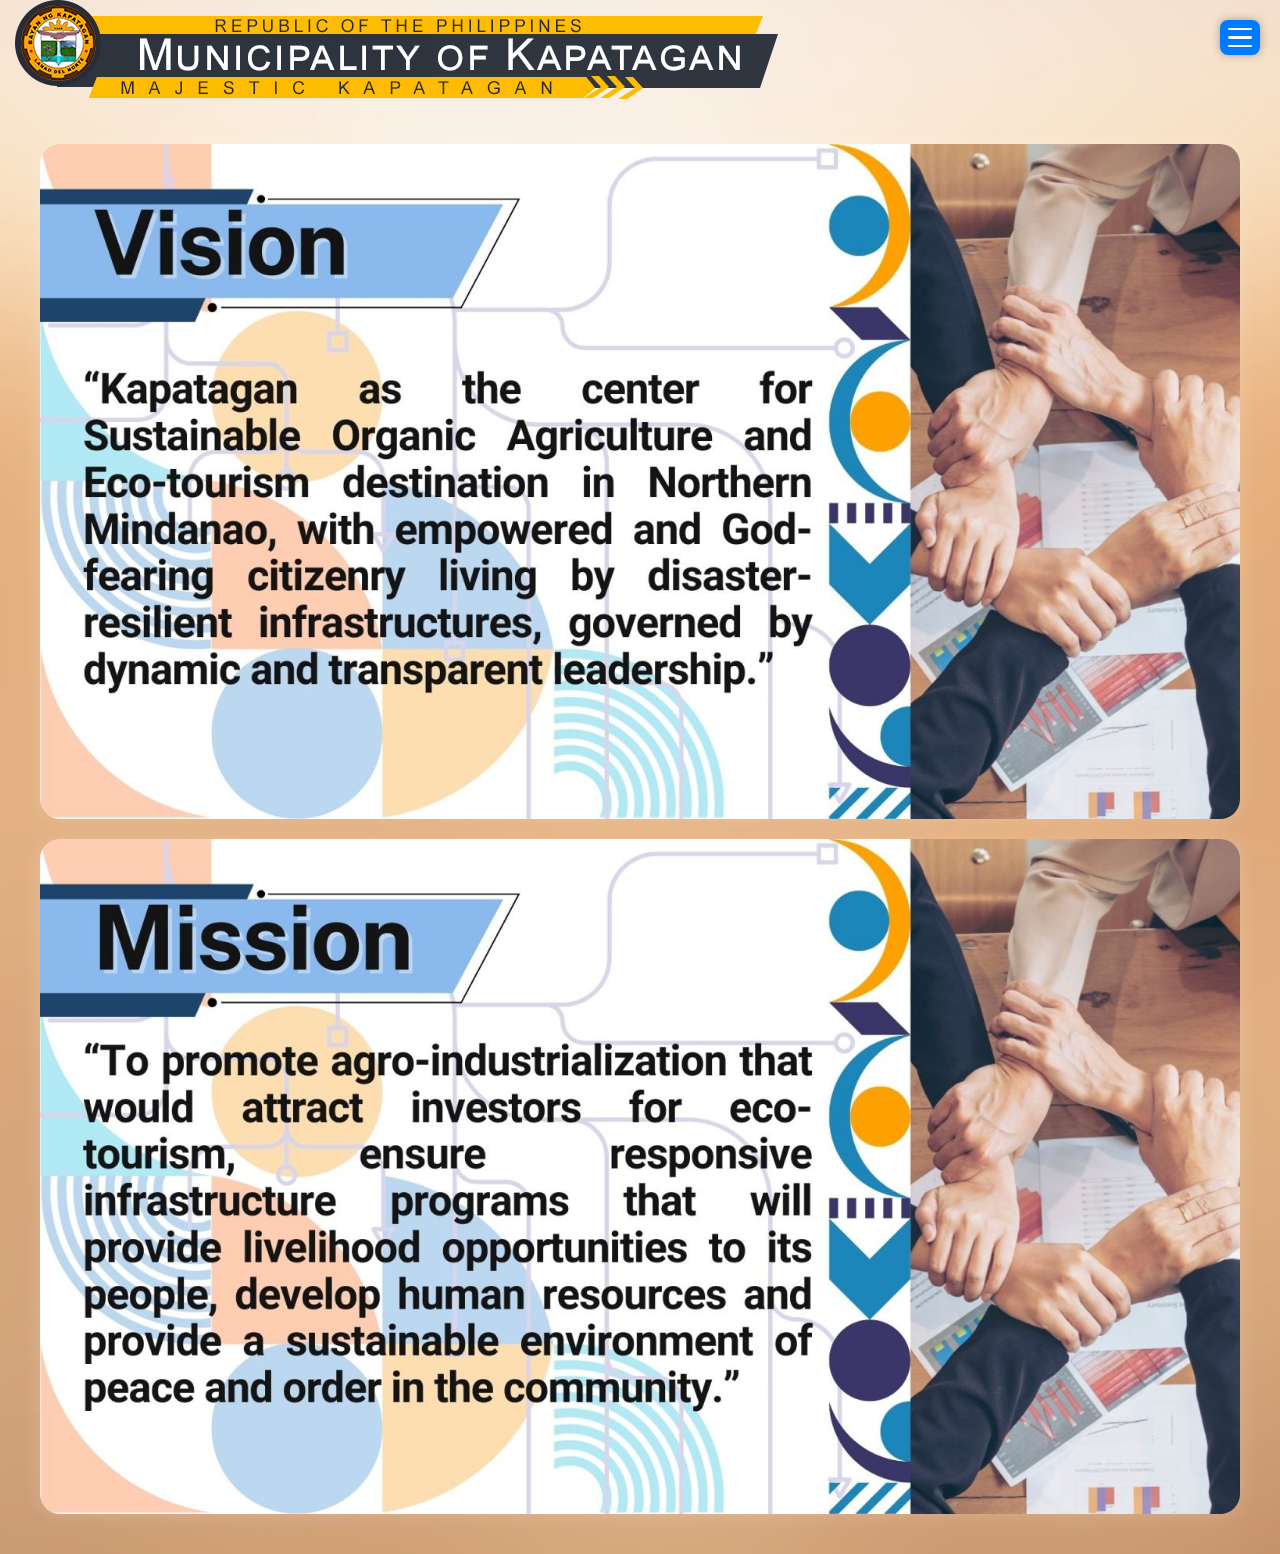
<file: vission and mission.html>
<!DOCTYPE html>
<html lang="en">
<head>
  <meta charset="UTF-8" />
  <meta name="viewport" content="width=device-width, initial-scale=1.0"/>
  <title>Vision and Mission | KAPATAGAN</title>
  <style>
    * {
      margin: 0;
      padding: 0;
      box-sizing: border-box;
    }

    body {
      font-family: 'Arial', sans-serif;
      background: url(background.png) no-repeat center center/cover;
      overflow-x: hidden;
      color: white;
    }

    .hamburger  {
      position: fixed;
      top: 20px;
      right: 20px;
      width: 40px;
      height: 35px;
      cursor: pointer;
      z-index: 5;
      display: flex;
      flex-direction: column;
      justify-content: center;
      align-items: center;
      background: #007bff;  
      border-radius: 8px;
      padding: 5px;
      box-shadow: 0 0 8px rgba(0, 0, 0, 0.3);
    }

    .hamburger div  {
      display: block;
      width: 80%;
      height: 4px;
      background: white;
      border-radius: 2px;
      margin: 3px 0;
      transition: 0.3s;
    }

    .side-menu {
      position: fixed;
      top: 0;
      left: -250px;
      width: 250px;
      height: 100%;
      background: rgba(0, 0, 0, 0.7);
      backdrop-filter: blur(10px);
      padding: 30px 20px;
      transition: left 0.4s ease;
      z-index: 4;
      display: flex;
      flex-direction: column;
      justify-content: space-between;
    }

    .side-menu.open {
      left: 0;
    }

    .side-menu .logo-section {
      display: flex;
      align-items: center;
      margin-bottom: 20px;
    }

    .side-menu .logo-section img {
      height: 60px;
      margin-right: 10px;
    }

    .side-menu .logo-text {
      color: white;
      font-size: 14px;
      line-height: 1.4;
    }

    .side-menu ul {
      list-style: none;
    }

    .side-menu ul li {
      margin-bottom: 15px;
    }

    .side-menu ul li a {
      color: white;
      text-decoration: none;
      font-size: 18px;
      font-weight: bold;
      display: block;
      transition: 0.3s;
    }

    .side-menu ul li a:hover {
      color: #00aaff;
      transform: scale(1.05);
    }

    .main-content {
      min-height: 100vh;
      display: flex;
      flex-direction: column;
      align-items: center;
      text-align: center;
      z-index: 1;
      padding: 40px 20px;
    }

    .image-stack {
      display: flex;
      flex-direction: column;
      gap: 20px;
      width: 100%;
      max-width: 1200px;
      align-items: center;
    }

    .image-stack img {
      width: 100%;
      height: auto;
      max-height: 90vh;
      border-radius: 20px;
      object-fit: cover;
      box-shadow: 0 0 20px rgba(255, 255, 255, 0.2);
    }

    @media (max-width: 768px) {
      .image-stack {
        max-width: 95%;
        gap: 20px;
      }
    }
  </style>
</head>
<body>

<div class="hamburger" id="hamburger">
  <div></div>
  <div></div>
  <div></div>
</div>

<div class="side-menu" id="sideMenu">
  <div class="top-content">
    <div class="logo-section">
      <img src="logo.png" alt="Logo" />
      <div class="logo-text">
        <p>Municipality of</p>
        <p>Kapatagan</p>
      </div>
    </div>
    <ul>
      <li><a href="menu.html">🏠 Home</a></li>
      <li><a href="about.html">ℹ️ About</a></li>
      <li><a href="vission and mission.html">🎯 Vision and Mission</a></li>
      <li><a href="municipal.html">👥 Municipal Official</a></li>
      <li><a href="national.html">🏢 National Line Agencies</a></li>
      <li><a href="barangay directory.html">🏘️ Barangay Directory</a></li>
      <li><a href="cultural.html">🏛️ Cultural Property</a></li>
      <li><a href="Tourism.html">🌄 Tourism</a></li>
      <li><a href="contact.html">📞 Contact Us</a></li>
    </ul>
  </div>
</div>

<img src="logo with municipal" alt="Kapatagan Logo" class="top-logo" />

<div class="main-content">
  <div class="image-stack">
    <img src="VISSION.jpg" alt="Vision Image">
    <img src="MISSION.jpg" alt="Mission Image">
  </div>
</div>

 
<div class="info-card"></div>

<script>
  const userName = localStorage.getItem("userName") || "Guest";
  const infoCard = document.querySelector(".info-card");
  const userMessage = document.createElement("p");
  infoCard.prepend(userMessage);

  const hamburger = document.getElementById('hamburger');
  const sideMenu = document.getElementById('sideMenu');
  hamburger.addEventListener('click', () => {
    sideMenu.classList.toggle('open');
  });
</script>

</body>
</html>
</file>
